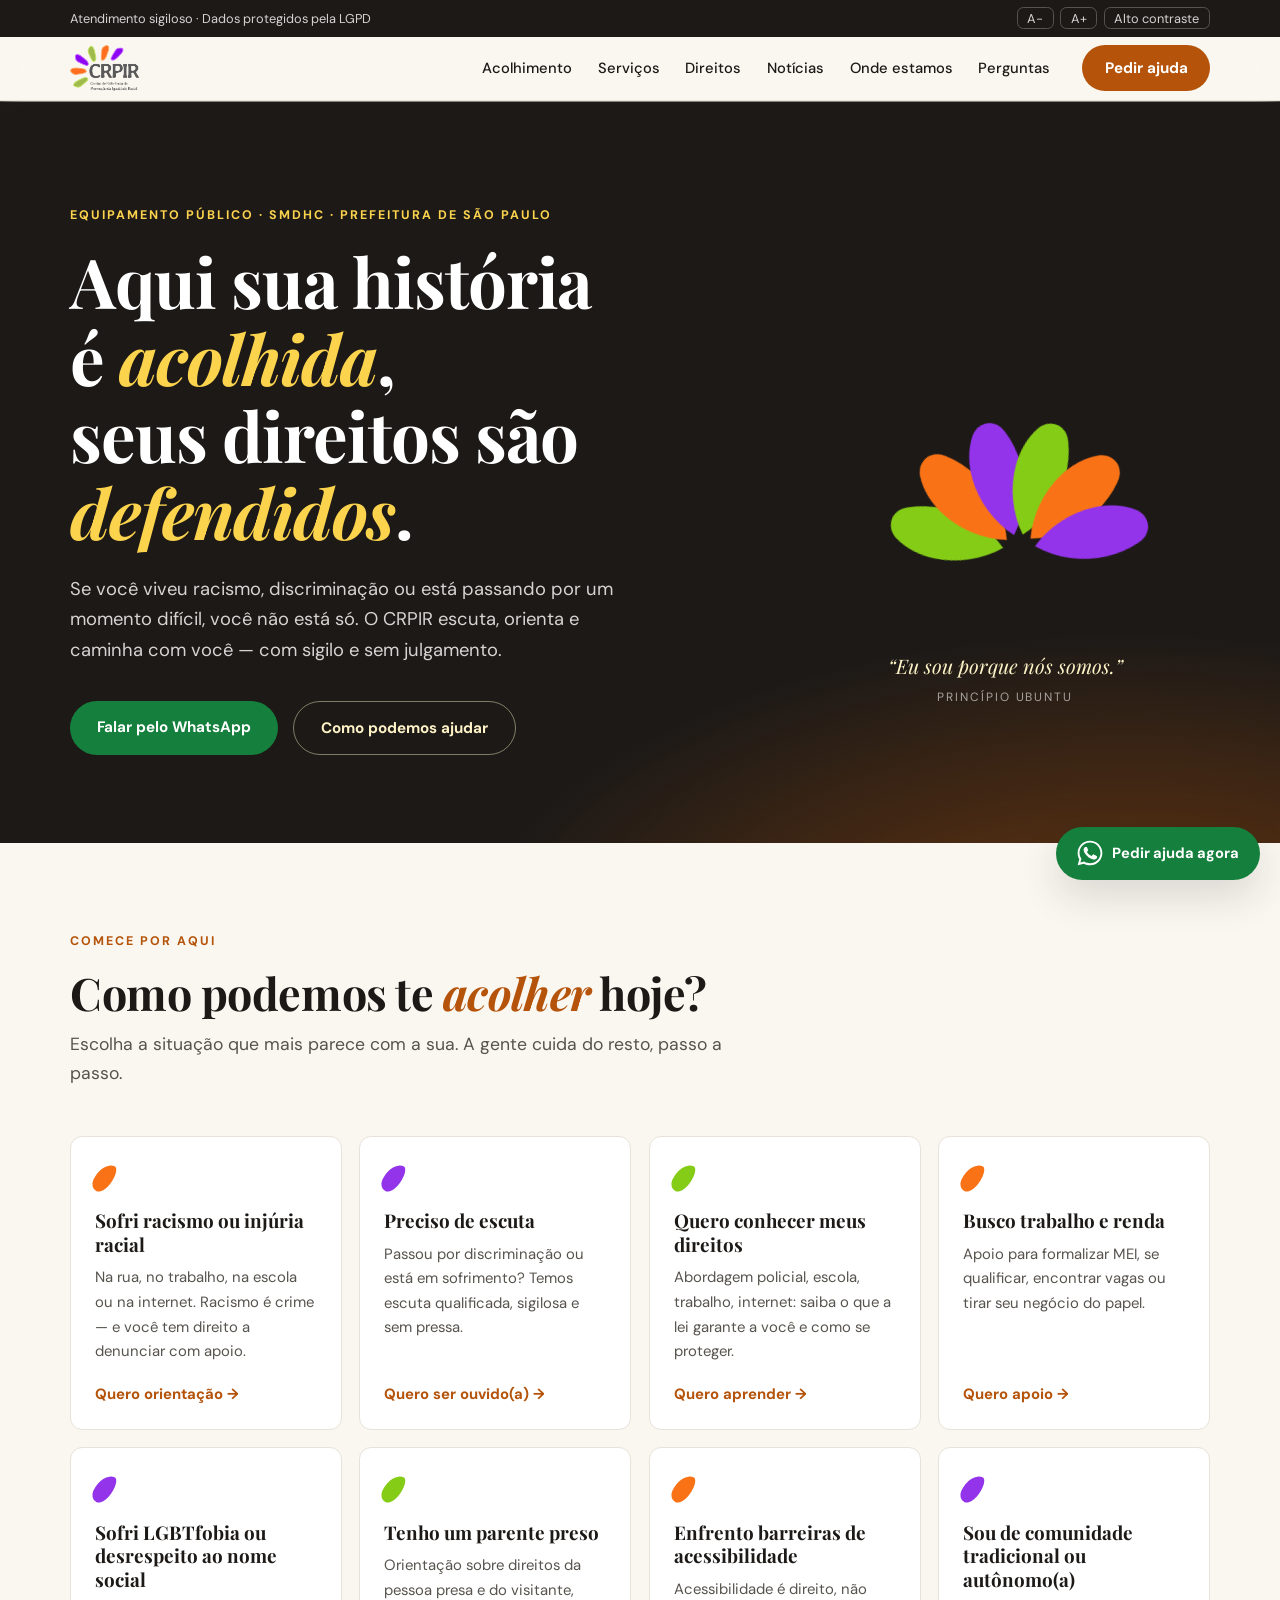
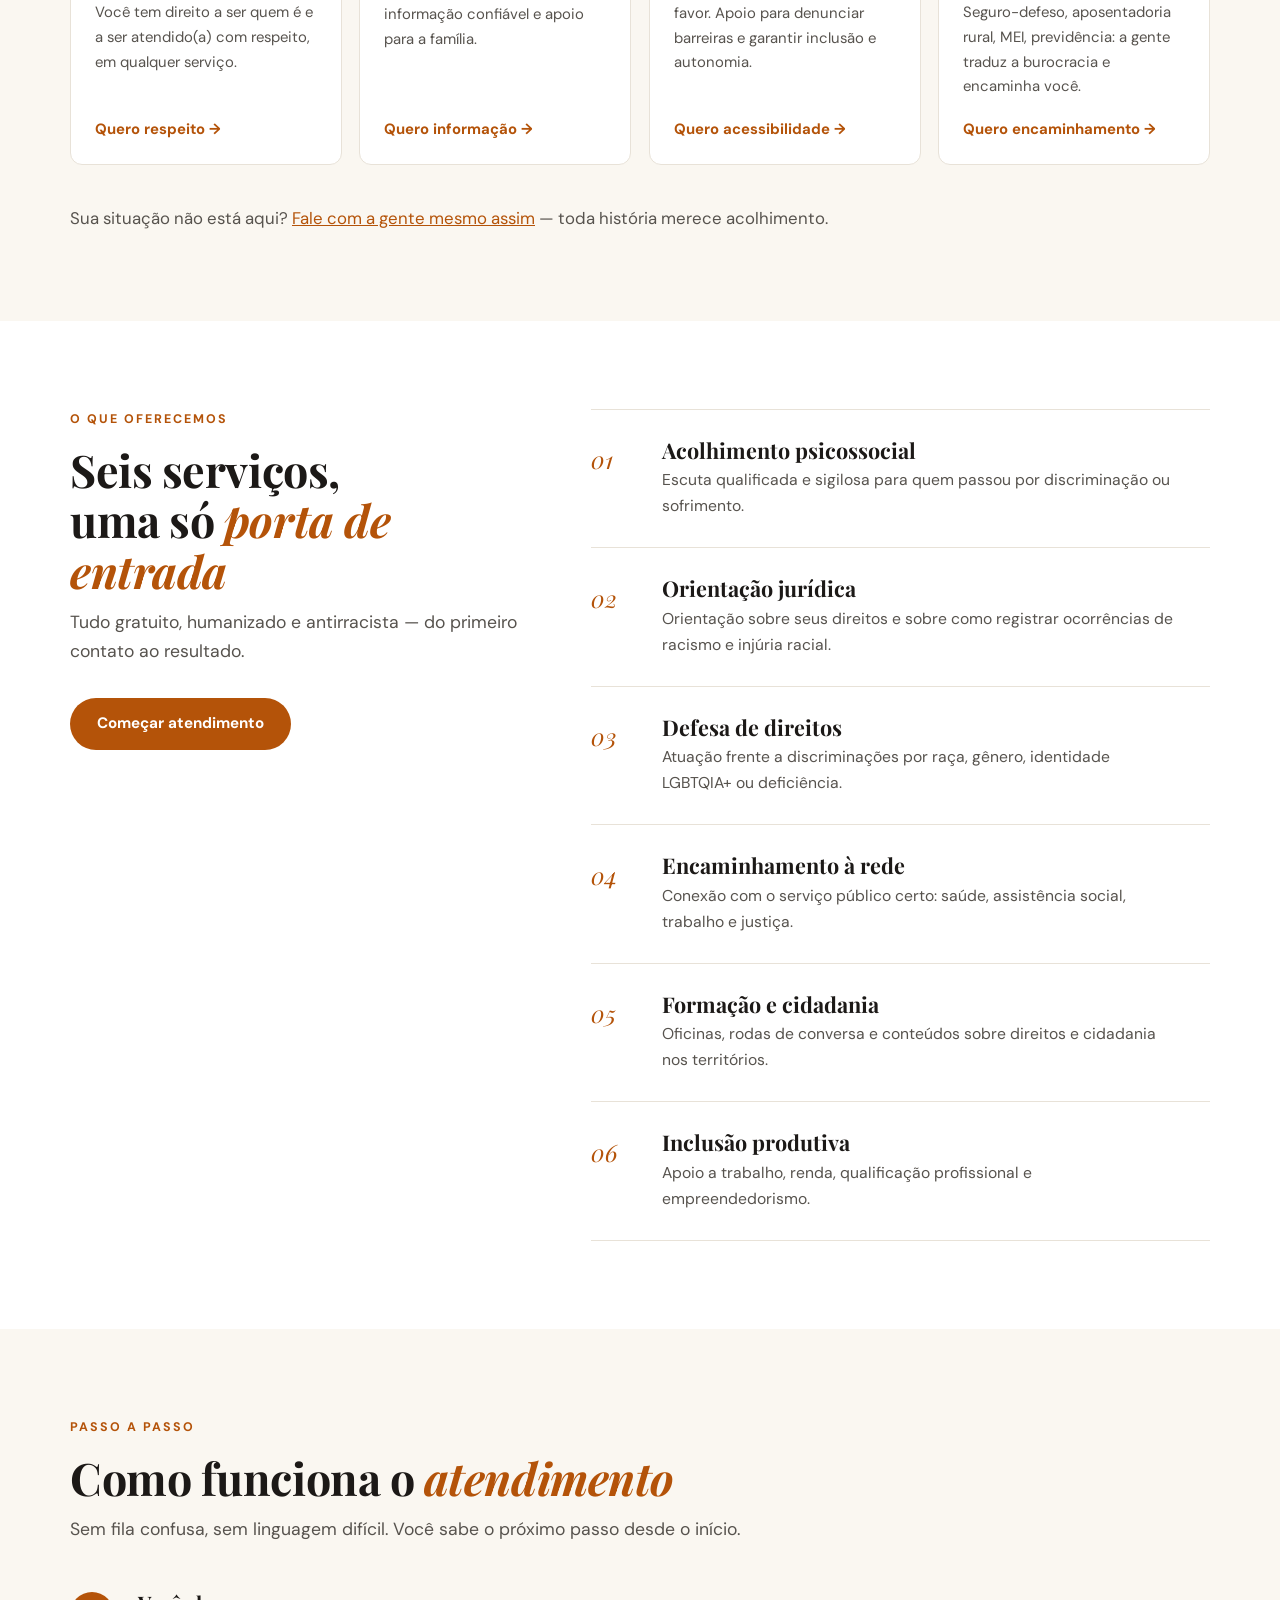
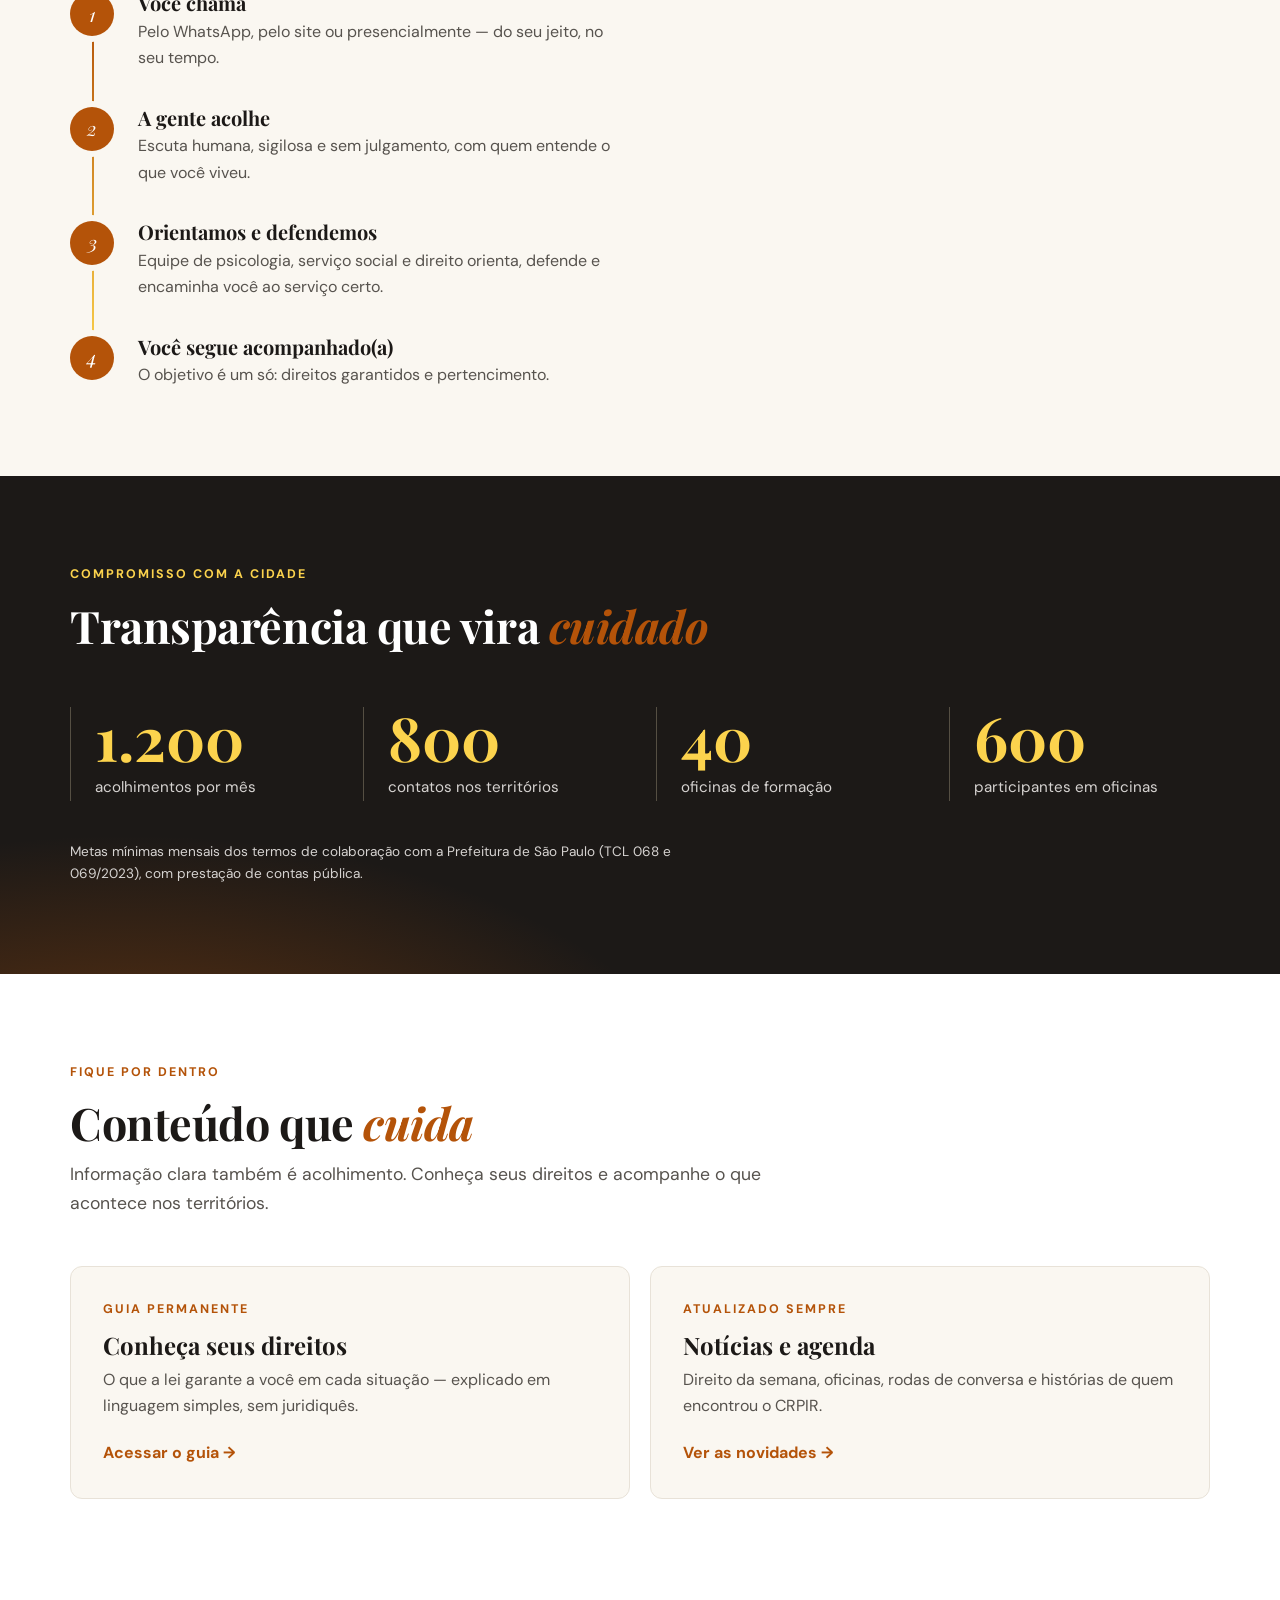
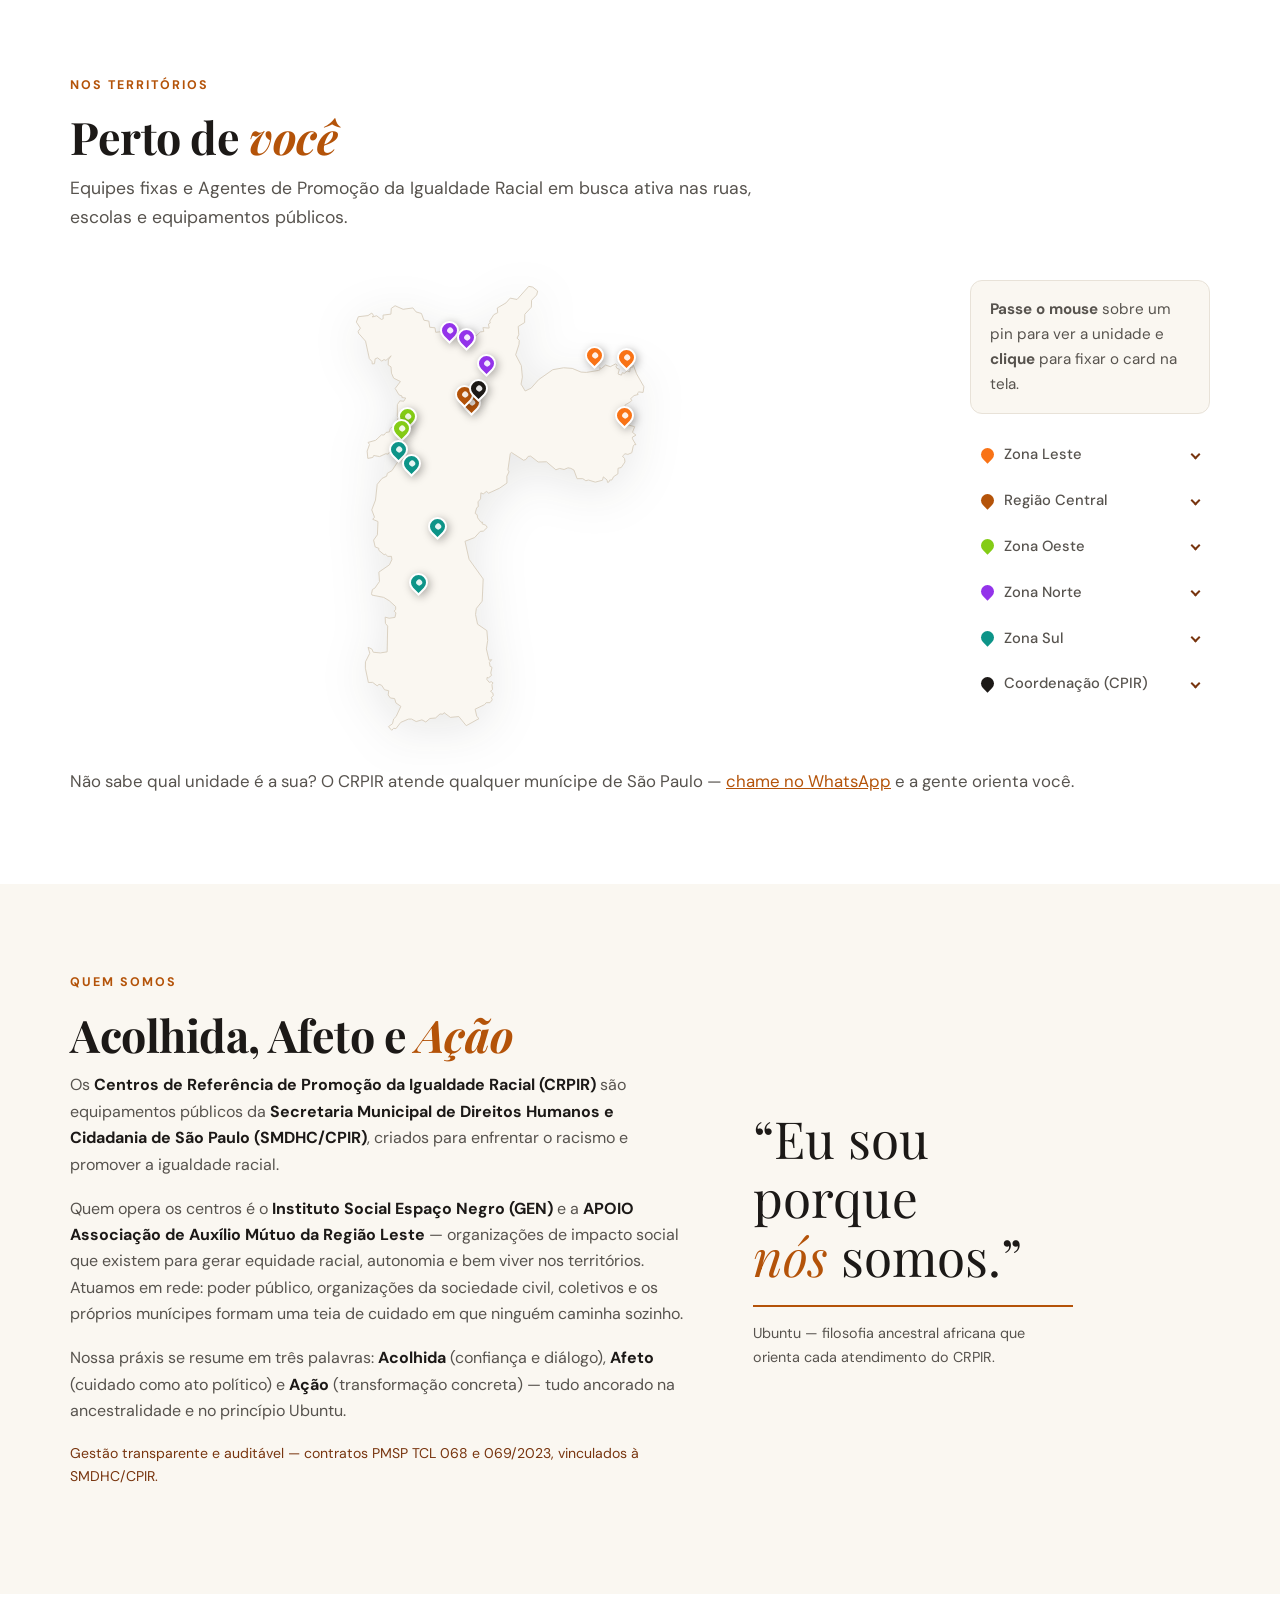
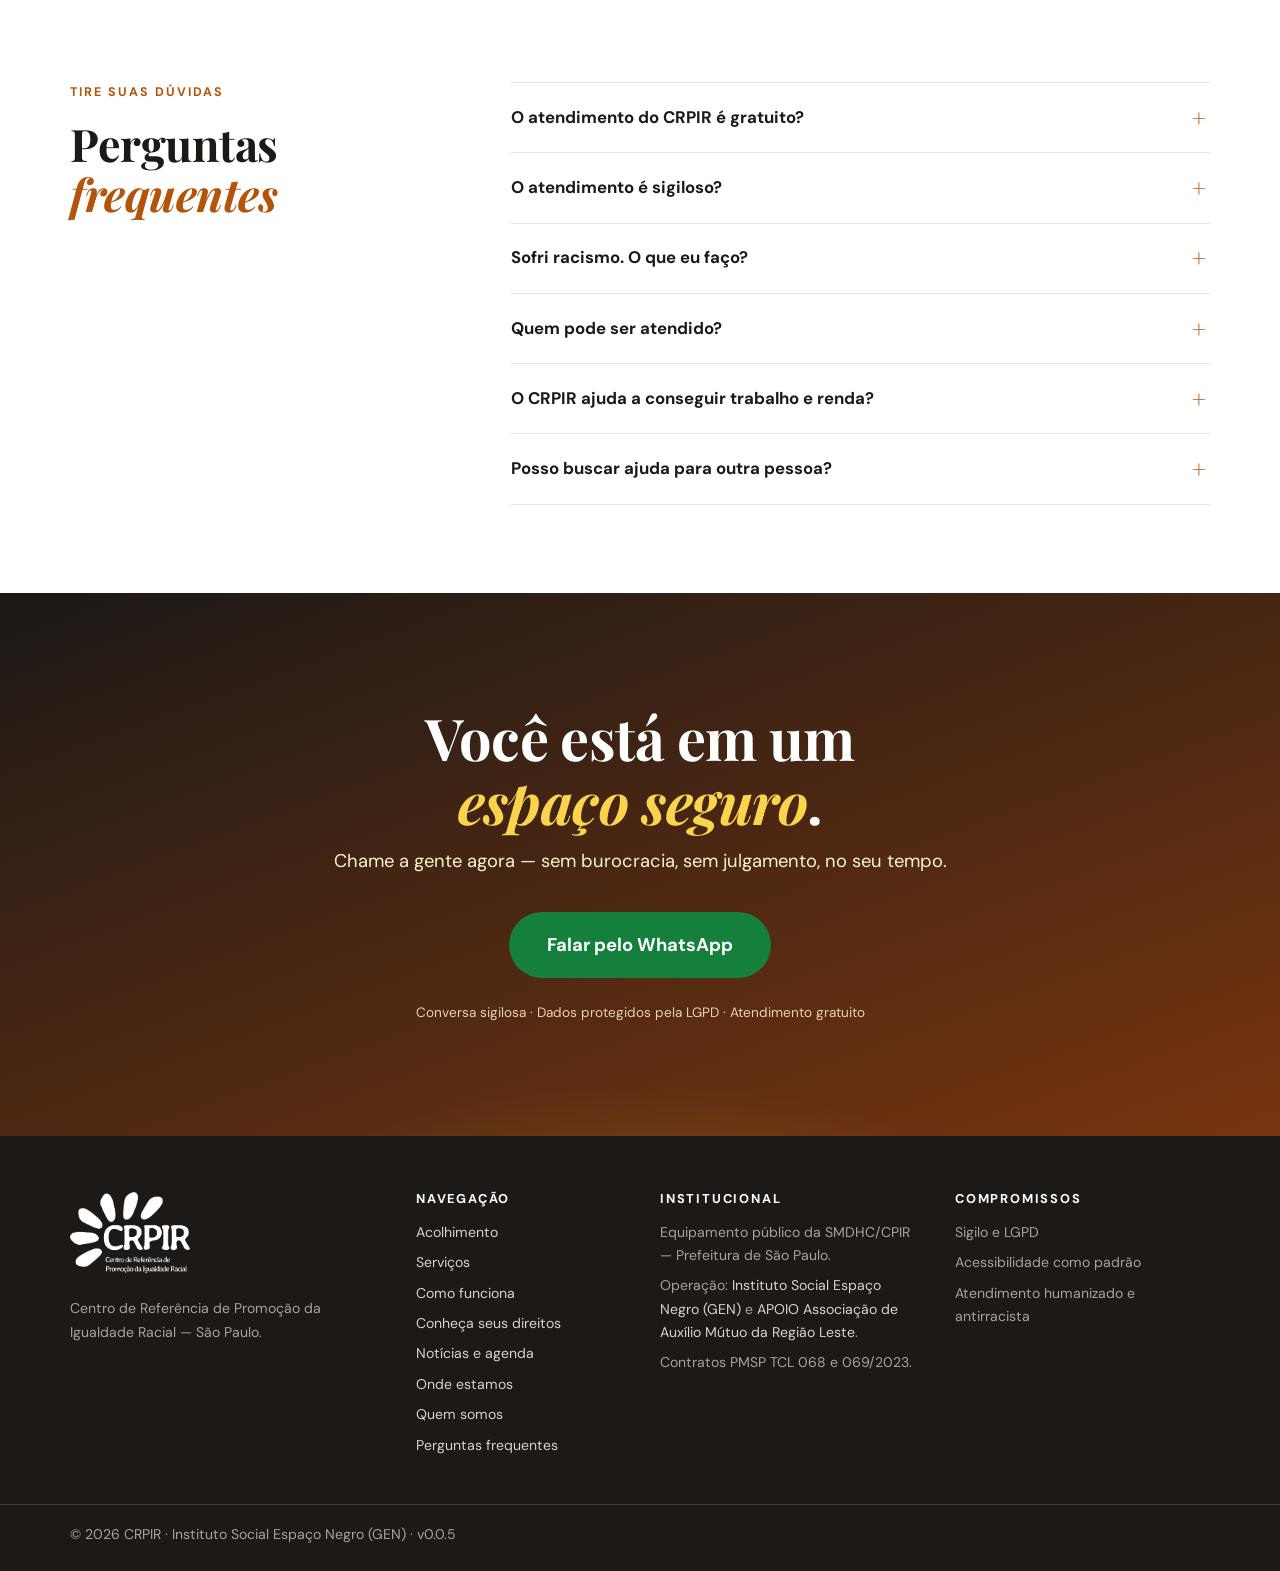
<file: index.html>
<!DOCTYPE html>
<html lang="pt-BR">
<head>
  <meta charset="UTF-8">
  <meta name="viewport" content="width=device-width, initial-scale=1.0">

  <!-- SEO básico -->
  <title>CRPIR São Paulo — Centro de Referência de Promoção da Igualdade Racial | Acolhimento gratuito e sigiloso</title>
  <meta name="description" content="Sofreu racismo, injúria racial ou discriminação? O CRPIR acolhe, orienta e defende seus direitos — de graça e com sigilo. Acolhimento psicossocial, orientação jurídica e apoio a trabalho e renda em São Paulo.">
  <meta name="keywords" content="CRPIR, igualdade racial, sofri racismo, denunciar racismo, injúria racial, discriminação, acolhimento psicossocial, orientação jurídica gratuita, direitos humanos São Paulo, SMDHC, nome social, LGBTfobia, inclusão produtiva">
  <meta name="robots" content="index, follow">
  <meta name="author" content="Instituto Social Espaço Negro (GEN) e APOIO Associação de Auxílio Mútuo da Região Leste">
  <link rel="canonical" href="https://crpir.com.br/">

  <!-- Open Graph (compartilhamento em redes e WhatsApp) -->
  <meta property="og:type" content="website">
  <meta property="og:locale" content="pt_BR">
  <meta property="og:title" content="CRPIR — Acolhida, Afeto e Ação. Seus direitos começam aqui.">
  <meta property="og:description" content="Sofreu racismo ou discriminação? Você não está só. O CRPIR acolhe, orienta e defende seus direitos — gratuito e sigiloso, em São Paulo.">
  <meta property="og:url" content="https://crpir.com.br/">
  <meta property="og:site_name" content="CRPIR São Paulo">
  <meta property="og:image" content="https://crpir.com.br/assets/logo-crpir.png">

  <!-- Twitter / X -->
  <meta name="twitter:card" content="summary_large_image">
  <meta name="twitter:title" content="CRPIR — Acolhida, Afeto e Ação. Seus direitos começam aqui.">
  <meta name="twitter:description" content="Acolhimento gratuito e sigiloso contra o racismo e a discriminação, em São Paulo.">
  <meta name="twitter:image" content="https://crpir.com.br/assets/logo-crpir.png">

  <link rel="icon" type="image/png" href="assets/logo-crpir.png">
  <meta name="theme-color" content="#1C1917">

  <!-- Tipografia da marca: Playfair Display (títulos) + DM Sans (corpo) -->
  <link rel="preconnect" href="https://fonts.googleapis.com">
  <link rel="preconnect" href="https://fonts.gstatic.com" crossorigin>
  <link href="https://fonts.googleapis.com/css2?family=Playfair+Display:ital,wght@0,600;0,700;0,800;1,600;1,700&family=DM+Sans:opsz,wght@9..40,400;9..40,500;9..40,700&display=swap" rel="stylesheet">

  <link rel="stylesheet" href="css/style.css">

  <!-- Dados estruturados: organização + serviços + FAQ -->
  <script type="application/ld+json">
  {
    "@context": "https://schema.org",
    "@graph": [
      {
        "@type": "GovernmentOrganization",
        "@id": "https://crpir.com.br/#org",
        "name": "CRPIR — Centro de Referência de Promoção da Igualdade Racial",
        "alternateName": "CRPIR São Paulo",
        "url": "https://crpir.com.br/",
        "logo": "https://crpir.com.br/assets/logo-crpir.png",
        "description": "Equipamento público da Secretaria Municipal de Direitos Humanos e Cidadania de São Paulo (SMDHC/CPIR), operado pelo Instituto Social Espaço Negro (GEN) e pela APOIO Associação de Auxílio Mútuo da Região Leste, voltado ao enfrentamento do racismo e à promoção da igualdade racial. Atendimento humanizado, sigiloso e antirracista.",
        "areaServed": {
          "@type": "City",
          "name": "São Paulo",
          "containedInPlace": { "@type": "State", "name": "São Paulo" }
        },
        "parentOrganization": [
          {
            "@type": "Organization",
            "name": "Instituto Social Espaço Negro (GEN)",
            "url": "https://www.grupoespaconegro.org.br/"
          },
          {
            "@type": "Organization",
            "name": "APOIO Associação de Auxílio Mútuo da Região Leste",
            "url": "https://www.apoio-sp.org.br/"
          }
        ],
        "knowsAbout": ["igualdade racial", "enfrentamento ao racismo", "direitos humanos", "acolhimento psicossocial", "orientação jurídica", "inclusão produtiva"]
      },
      {
        "@type": "GovernmentService",
        "name": "Acolhimento psicossocial",
        "serviceType": "Acolhimento psicossocial",
        "description": "Escuta qualificada e sigilosa para quem passou por discriminação ou sofrimento.",
        "provider": { "@id": "https://crpir.com.br/#org" },
        "areaServed": { "@type": "City", "name": "São Paulo" },
        "isAccessibleForFree": true
      },
      {
        "@type": "GovernmentService",
        "name": "Orientação jurídica",
        "serviceType": "Orientação jurídica gratuita",
        "description": "Orientação sobre direitos e sobre como registrar ocorrências de racismo, injúria racial e outras discriminações.",
        "provider": { "@id": "https://crpir.com.br/#org" },
        "areaServed": { "@type": "City", "name": "São Paulo" },
        "isAccessibleForFree": true
      },
      {
        "@type": "GovernmentService",
        "name": "Defesa de direitos",
        "serviceType": "Defesa de direitos",
        "description": "Atuação frente a discriminações por raça, gênero, identidade LGBTQIA+ e deficiência.",
        "provider": { "@id": "https://crpir.com.br/#org" },
        "areaServed": { "@type": "City", "name": "São Paulo" },
        "isAccessibleForFree": true
      },
      {
        "@type": "GovernmentService",
        "name": "Inclusão produtiva",
        "serviceType": "Apoio a trabalho e renda",
        "description": "Apoio a trabalho, renda, qualificação profissional e empreendedorismo.",
        "provider": { "@id": "https://crpir.com.br/#org" },
        "areaServed": { "@type": "City", "name": "São Paulo" },
        "isAccessibleForFree": true
      },
      {
        "@type": "FAQPage",
        "mainEntity": [
          {
            "@type": "Question",
            "name": "O atendimento do CRPIR é gratuito?",
            "acceptedAnswer": {
              "@type": "Answer",
              "text": "Sim. O CRPIR é um equipamento público da Prefeitura de São Paulo e todos os serviços são gratuitos: acolhimento psicossocial, orientação jurídica, defesa de direitos, encaminhamentos, formação e apoio a trabalho e renda."
            }
          },
          {
            "@type": "Question",
            "name": "O atendimento é sigiloso?",
            "acceptedAnswer": {
              "@type": "Answer",
              "text": "Sim. Sua história fica protegida. O atendimento é sigiloso e seus dados são tratados conforme a LGPD (Lei Geral de Proteção de Dados). Nada é compartilhado sem o seu consentimento."
            }
          },
          {
            "@type": "Question",
            "name": "Sofri racismo. O que eu faço?",
            "acceptedAnswer": {
              "@type": "Answer",
              "text": "Procure o CRPIR pelo WhatsApp ou presencialmente. Você será acolhido com escuta sigilosa, receberá orientação jurídica sobre como registrar a ocorrência e, se quiser, acompanhamento em cada passo."
            }
          },
          {
            "@type": "Question",
            "name": "Quem pode ser atendido pelo CRPIR?",
            "acceptedAnswer": {
              "@type": "Answer",
              "text": "Qualquer munícipe de São Paulo. O CRPIR prioriza a população negra e grupos historicamente excluídos, e também acolhe pessoas LGBTQIA+, pessoas com deficiência, trabalhadores informais, comunidades tradicionais, jovens e familiares de pessoas presas."
            }
          },
          {
            "@type": "Question",
            "name": "O CRPIR ajuda a conseguir trabalho e renda?",
            "acceptedAnswer": {
              "@type": "Answer",
              "text": "Sim. O serviço de inclusão produtiva apoia formalização como MEI, qualificação profissional, acesso a vagas de emprego e empreendedorismo."
            }
          },
          {
            "@type": "Question",
            "name": "Posso buscar ajuda para outra pessoa?",
            "acceptedAnswer": {
              "@type": "Answer",
              "text": "Pode. Familiares, amigos, educadores e profissionais da rede podem procurar o CRPIR para orientar alguém que precisa de acolhimento."
            }
          }
        ]
      }
    ]
  }
  </script>
</head>
<body>
  <a class="pular-conteudo" href="#conteudo">Pular para o conteúdo</a>

  <!-- Barra de acessibilidade -->
  <div class="barra-topo" role="region" aria-label="Opções de acessibilidade">
    <div class="container barra-topo__inner">
      <span class="barra-topo__selo">Atendimento sigiloso · Dados protegidos pela LGPD</span>
      <div class="barra-topo__botoes">
        <button type="button" id="btn-fonte-menos" aria-label="Diminuir tamanho da letra">A−</button>
        <button type="button" id="btn-fonte-mais" aria-label="Aumentar tamanho da letra">A+</button>
        <button type="button" id="btn-contraste" aria-pressed="false" aria-label="Ativar alto contraste">Alto contraste</button>
      </div>
    </div>
  </div>

  <!-- Cabeçalho -->
  <header class="cabecalho" id="inicio">
    <div class="container cabecalho__inner">
      <a href="#inicio" class="cabecalho__marca" aria-label="CRPIR — Página inicial">
        <img src="assets/logo-crpir.png" alt="Logotipo do CRPIR — Centro de Referência de Promoção da Igualdade Racial" width="69" height="46">
      </a>
      <nav class="cabecalho__nav" id="menu-principal" aria-label="Navegação principal">
        <ul>
          <li><a href="#acolhimento">Acolhimento</a></li>
          <li><a href="#servicos">Serviços</a></li>
          <li><a href="direitos.html">Direitos</a></li>
          <li><a href="noticias.html">Notícias</a></li>
          <li><a href="#onde-estamos">Onde estamos</a></li>
          <li><a href="#perguntas">Perguntas</a></li>
        </ul>
      </nav>
      <a class="botao botao--primario cabecalho__cta" href="#pedir-ajuda">Pedir ajuda</a>
      <button class="cabecalho__menu-btn" type="button" aria-expanded="false" aria-controls="menu-principal" aria-label="Abrir menu">
        <span></span><span></span>
      </button>
    </div>
  </header>

  <main id="conteudo">

    <!-- Hero -->
    <section class="hero" aria-labelledby="hero-titulo">
      <div class="container hero__inner">
        <div class="hero__conteudo">
          <p class="rotulo rotulo--claro">Equipamento público · SMDHC · Prefeitura de São Paulo</p>
          <h1 id="hero-titulo">
            Aqui sua história<br>
            é <em>acolhida</em>,<br>
            seus direitos são <em>defendidos</em>.
          </h1>
          <p class="hero__texto">
            Se você viveu racismo, discriminação ou está passando por um momento difícil,
            você não está só. O CRPIR escuta, orienta e caminha com você — com sigilo
            e sem julgamento.
          </p>
          <div class="hero__acoes">
            <a class="botao botao--whatsapp" href="https://wa.me/5511964238595?text=Ol%C3%A1%2C%20preciso%20de%20acolhimento%20do%20CRPIR." rel="noopener" target="_blank">Falar pelo WhatsApp</a>
            <a class="botao botao--fantasma" href="#acolhimento">Como podemos ajudar</a>
          </div>
        </div>
        <div class="hero__petalas" aria-hidden="true">
          <svg viewBox="0 0 420 420" xmlns="http://www.w3.org/2000/svg">
            <g transform="translate(225 330)">
              <path class="petala petala--verde p1" transform="rotate(-78) translate(0 -18)" d="M0 0 C-30 -34 -36 -86 -14 -118 C-4 -132 16 -130 22 -112 C36 -76 28 -30 0 0 Z"/>
              <path class="petala petala--laranja p2" transform="rotate(-47) translate(0 -18)" d="M0 0 C-30 -34 -36 -86 -14 -118 C-4 -132 16 -130 22 -112 C36 -76 28 -30 0 0 Z"/>
              <path class="petala petala--roxa p3" transform="rotate(-16) translate(0 -18)" d="M0 0 C-30 -34 -36 -86 -14 -118 C-4 -132 16 -130 22 -112 C36 -76 28 -30 0 0 Z"/>
              <path class="petala petala--verde p4" transform="rotate(15) translate(0 -18)" d="M0 0 C-30 -34 -36 -86 -14 -118 C-4 -132 16 -130 22 -112 C36 -76 28 -30 0 0 Z"/>
              <path class="petala petala--laranja p5" transform="rotate(46) translate(0 -18)" d="M0 0 C-30 -34 -36 -86 -14 -118 C-4 -132 16 -130 22 -112 C36 -76 28 -30 0 0 Z"/>
              <path class="petala petala--roxa p6" transform="rotate(77) translate(0 -18)" d="M0 0 C-30 -34 -36 -86 -14 -118 C-4 -132 16 -130 22 -112 C36 -76 28 -30 0 0 Z"/>
            </g>
          </svg>
          <p class="hero__ubuntu">“Eu sou porque nós somos.”<span>princípio Ubuntu</span></p>
        </div>
      </div>
    </section>

    <!-- Cards de situação -->
    <section class="situacoes" id="acolhimento" aria-labelledby="situacoes-titulo">
      <div class="container">
        <div class="secao-cabeca" data-reveal>
          <p class="rotulo">Comece por aqui</p>
          <h2 id="situacoes-titulo">Como podemos te <em>acolher</em> hoje?</h2>
          <p class="secao-subtitulo">Escolha a situação que mais parece com a sua. A gente cuida do resto, passo a passo.</p>
        </div>
        <ul class="situacoes__grade">
          <li class="cartao-situacao" data-reveal>
            <span class="cartao-situacao__petala cartao-situacao__petala--laranja" aria-hidden="true"></span>
            <h3>Sofri racismo ou injúria racial</h3>
            <p>Na rua, no trabalho, na escola ou na internet. Racismo é crime — e você tem direito a denunciar com apoio.</p>
            <a href="#pedir-ajuda" class="cartao-situacao__link">Quero orientação</a>
          </li>
          <li class="cartao-situacao" data-reveal>
            <span class="cartao-situacao__petala cartao-situacao__petala--roxa" aria-hidden="true"></span>
            <h3>Preciso de escuta</h3>
            <p>Passou por discriminação ou está em sofrimento? Temos escuta qualificada, sigilosa e sem pressa.</p>
            <a href="#pedir-ajuda" class="cartao-situacao__link">Quero ser ouvido(a)</a>
          </li>
          <li class="cartao-situacao" data-reveal>
            <span class="cartao-situacao__petala cartao-situacao__petala--verde" aria-hidden="true"></span>
            <h3>Quero conhecer meus direitos</h3>
            <p>Abordagem policial, escola, trabalho, internet: saiba o que a lei garante a você e como se proteger.</p>
            <a href="#pedir-ajuda" class="cartao-situacao__link">Quero aprender</a>
          </li>
          <li class="cartao-situacao" data-reveal>
            <span class="cartao-situacao__petala cartao-situacao__petala--laranja" aria-hidden="true"></span>
            <h3>Busco trabalho e renda</h3>
            <p>Apoio para formalizar MEI, se qualificar, encontrar vagas ou tirar seu negócio do papel.</p>
            <a href="#pedir-ajuda" class="cartao-situacao__link">Quero apoio</a>
          </li>
          <li class="cartao-situacao" data-reveal>
            <span class="cartao-situacao__petala cartao-situacao__petala--roxa" aria-hidden="true"></span>
            <h3>Sofri LGBTfobia ou desrespeito ao nome social</h3>
            <p>Você tem direito a ser quem é e a ser atendido(a) com respeito, em qualquer serviço.</p>
            <a href="#pedir-ajuda" class="cartao-situacao__link">Quero respeito</a>
          </li>
          <li class="cartao-situacao" data-reveal>
            <span class="cartao-situacao__petala cartao-situacao__petala--verde" aria-hidden="true"></span>
            <h3>Tenho um parente preso</h3>
            <p>Orientação sobre direitos da pessoa presa e do visitante, informação confiável e apoio para a família.</p>
            <a href="#pedir-ajuda" class="cartao-situacao__link">Quero informação</a>
          </li>
          <li class="cartao-situacao" data-reveal>
            <span class="cartao-situacao__petala cartao-situacao__petala--laranja" aria-hidden="true"></span>
            <h3>Enfrento barreiras de acessibilidade</h3>
            <p>Acessibilidade é direito, não favor. Apoio para denunciar barreiras e garantir inclusão e autonomia.</p>
            <a href="#pedir-ajuda" class="cartao-situacao__link">Quero acessibilidade</a>
          </li>
          <li class="cartao-situacao" data-reveal>
            <span class="cartao-situacao__petala cartao-situacao__petala--roxa" aria-hidden="true"></span>
            <h3>Sou de comunidade tradicional ou autônomo(a)</h3>
            <p>Seguro-defeso, aposentadoria rural, MEI, previdência: a gente traduz a burocracia e encaminha você.</p>
            <a href="#pedir-ajuda" class="cartao-situacao__link">Quero encaminhamento</a>
          </li>
        </ul>
        <p class="situacoes__outro" data-reveal>Sua situação não está aqui? <a href="#pedir-ajuda">Fale com a gente mesmo assim</a> — toda história merece acolhimento.</p>
      </div>
    </section>

    <!-- Serviços -->
    <section class="servicos" id="servicos" aria-labelledby="servicos-titulo">
      <div class="container servicos__inner">
        <div class="servicos__intro" data-reveal>
          <p class="rotulo">O que oferecemos</p>
          <h2 id="servicos-titulo">Seis serviços,<br>uma só <em>porta de entrada</em></h2>
          <p class="secao-subtitulo">Tudo gratuito, humanizado e antirracista — do primeiro contato ao resultado.</p>
          <a class="botao botao--primario" href="#pedir-ajuda">Começar atendimento</a>
        </div>
        <ol class="servicos__lista">
          <li data-reveal>
            <h3>Acolhimento psicossocial</h3>
            <p>Escuta qualificada e sigilosa para quem passou por discriminação ou sofrimento.</p>
          </li>
          <li data-reveal>
            <h3>Orientação jurídica</h3>
            <p>Orientação sobre seus direitos e sobre como registrar ocorrências de racismo e injúria racial.</p>
          </li>
          <li data-reveal>
            <h3>Defesa de direitos</h3>
            <p>Atuação frente a discriminações por raça, gênero, identidade LGBTQIA+ ou deficiência.</p>
          </li>
          <li data-reveal>
            <h3>Encaminhamento à rede</h3>
            <p>Conexão com o serviço público certo: saúde, assistência social, trabalho e justiça.</p>
          </li>
          <li data-reveal>
            <h3>Formação e cidadania</h3>
            <p>Oficinas, rodas de conversa e conteúdos sobre direitos e cidadania nos territórios.</p>
          </li>
          <li data-reveal>
            <h3>Inclusão produtiva</h3>
            <p>Apoio a trabalho, renda, qualificação profissional e empreendedorismo.</p>
          </li>
        </ol>
      </div>
    </section>

    <!-- Como funciona -->
    <section class="jornada" id="como-funciona" aria-labelledby="jornada-titulo">
      <div class="container">
        <div class="secao-cabeca" data-reveal>
          <p class="rotulo">Passo a passo</p>
          <h2 id="jornada-titulo">Como funciona o <em>atendimento</em></h2>
          <p class="secao-subtitulo">Sem fila confusa, sem linguagem difícil. Você sabe o próximo passo desde o início.</p>
        </div>
        <ol class="jornada__passos">
          <li class="passo" data-reveal>
            <span class="passo__numero" aria-hidden="true">1</span>
            <div>
              <h3>Você chama</h3>
              <p>Pelo WhatsApp, pelo site ou presencialmente — do seu jeito, no seu tempo.</p>
            </div>
          </li>
          <li class="passo" data-reveal>
            <span class="passo__numero" aria-hidden="true">2</span>
            <div>
              <h3>A gente acolhe</h3>
              <p>Escuta humana, sigilosa e sem julgamento, com quem entende o que você viveu.</p>
            </div>
          </li>
          <li class="passo" data-reveal>
            <span class="passo__numero" aria-hidden="true">3</span>
            <div>
              <h3>Orientamos e defendemos</h3>
              <p>Equipe de psicologia, serviço social e direito orienta, defende e encaminha você ao serviço certo.</p>
            </div>
          </li>
          <li class="passo" data-reveal>
            <span class="passo__numero" aria-hidden="true">4</span>
            <div>
              <h3>Você segue acompanhado(a)</h3>
              <p>O objetivo é um só: direitos garantidos e pertencimento.</p>
            </div>
          </li>
        </ol>
      </div>
    </section>

    <!-- Faixa de impacto -->
    <section class="impacto" aria-labelledby="impacto-titulo">
      <div class="container">
        <div class="secao-cabeca" data-reveal>
          <p class="rotulo rotulo--claro">Compromisso com a cidade</p>
          <h2 id="impacto-titulo" class="impacto__titulo">Transparência que vira <em>cuidado</em></h2>
        </div>
        <ul class="impacto__numeros">
          <li data-reveal><strong>1.200</strong><span>acolhimentos por mês</span></li>
          <li data-reveal><strong>800</strong><span>contatos nos territórios</span></li>
          <li data-reveal><strong>40</strong><span>oficinas de formação</span></li>
          <li data-reveal><strong>600</strong><span>participantes em oficinas</span></li>
        </ul>
        <p class="impacto__nota" data-reveal>Metas mínimas mensais dos termos de colaboração com a Prefeitura de São Paulo (TCL 068 e 069/2023), com prestação de contas pública.</p>
      </div>
    </section>

    <!-- Conteúdo que cuida: Notícias e Direitos -->
    <section class="conteudos" id="conteudos" aria-labelledby="conteudos-titulo">
      <div class="container">
        <div class="secao-cabeca" data-reveal>
          <p class="rotulo">Fique por dentro</p>
          <h2 id="conteudos-titulo">Conteúdo que <em>cuida</em></h2>
          <p class="secao-subtitulo">Informação clara também é acolhimento. Conheça seus direitos e acompanhe o que acontece nos territórios.</p>
        </div>
        <div class="conteudos__grade">
          <a class="cartao-conteudo" href="direitos.html" data-reveal>
            <p class="rotulo">Guia permanente</p>
            <h3>Conheça seus direitos</h3>
            <p>O que a lei garante a você em cada situação — explicado em linguagem simples, sem juridiquês.</p>
            <span class="cartao-conteudo__link">Acessar o guia</span>
          </a>
          <a class="cartao-conteudo" href="noticias.html" data-reveal>
            <p class="rotulo">Atualizado sempre</p>
            <h3>Notícias e agenda</h3>
            <p>Direito da semana, oficinas, rodas de conversa e histórias de quem encontrou o CRPIR.</p>
            <span class="cartao-conteudo__link">Ver as novidades</span>
          </a>
        </div>
      </div>
    </section>

    <!-- Onde estamos -->
    <section class="territorios" id="onde-estamos" aria-labelledby="territorios-titulo">
      <div class="container">
        <div class="secao-cabeca" data-reveal>
          <p class="rotulo">Nos territórios</p>
          <h2 id="territorios-titulo">Perto de <em>você</em></h2>
          <p class="secao-subtitulo">Equipes fixas e Agentes de Promoção da Igualdade Racial em busca ativa nas ruas, escolas e equipamentos públicos.</p>
        </div>
        <div class="mapa-unidades">
          <div class="mapa-unidades__cena" id="mapa-cena">
            <svg class="mapa-sp" viewBox="0 0 473 720" role="img" aria-label="Mapa do município de São Paulo com a localização aproximada das unidades do CRPIR">
              <path class="mapa-sp__contorno" d="M220.7 666.4 224.3 661.9 222.9 658.4 225.9 655.1 225.2 651.3 221.5 648.5 224.7 645.7 223.8 638.0 225.4 635.2 222.8 633.3 219.6 634.5 215.8 629.7 216.3 626.5 218.2 627.3 223.2 623.4 221.9 619.7 223.9 610.7 220.9 609.1 219.8 603.0 223.3 598.6 219.3 599.5 215.0 581.6 217.1 568.2 215.8 552.8 201.1 542.7 197.9 527.6 199.2 517.9 208.4 506.4 210.0 471.4 187.7 440.3 181.3 412.0 196.5 406.1 205.3 396.4 210.3 395.9 216.3 390.2 214.2 386.7 208.4 384.5 208.8 381.6 206.5 382.0 201.2 375.0 200.4 370.0 197.3 368.1 199.7 359.1 202.3 357.3 201.8 349.8 205.8 345.1 206.4 335.5 210.0 337.3 215.5 333.1 218.2 336.3 235.7 328.3 247.5 320.1 247.3 309.4 250.7 302.5 249.0 299.4 252.7 273.6 254.5 271.9 273.7 284.2 277.3 283.0 280.9 278.1 284.8 277.7 296.8 287.0 309.7 286.6 324.6 299.2 330.6 297.1 337.5 298.8 343.7 296.1 348.2 297.0 353.1 299.7 358.0 313.2 367.0 313.2 371.8 316.5 376.0 315.4 386.7 318.7 398.1 315.7 399.4 310.4 405.2 315.2 406.1 319.1 408.3 318.5 409.3 315.6 413.1 315.1 415.5 310.2 422.4 305.7 422.6 296.9 427.7 295.6 433.5 286.9 432.9 281.5 429.6 277.8 433.6 273.9 438.1 275.0 444.3 272.3 446.6 261.8 448.7 259.1 450.9 259.9 445.3 250.4 445.3 247.7 450.9 244.6 445.3 240.2 448.8 231.3 438.0 228.3 433.9 218.8 441.1 213.2 433.4 197.3 442.1 192.1 444.5 189.6 442.2 187.4 447.9 182.2 454.2 180.6 453.3 178.2 455.4 176.4 462.1 177.3 463.4 168.3 451.8 147.9 446.8 134.2 445.2 137.9 442.1 137.0 441.0 144.8 437.0 143.3 432.4 147.2 429.3 146.1 428.0 150.0 422.6 148.2 424.7 140.7 421.1 139.4 419.5 136.4 421.4 134.3 418.6 132.4 410.4 136.7 403.0 134.1 396.3 139.7 393.7 138.1 394.4 141.2 392.1 142.5 372.8 145.7 364.3 145.2 350.4 139.4 336.8 138.4 319.8 141.4 297.4 157.1 285.6 170.5 276.2 175.0 269.7 164.2 271.8 153.1 270.1 135.0 261.2 117.9 266.5 101.4 266.9 95.1 263.4 91.6 266.1 86.2 265.2 73.3 275.3 67.1 275.6 54.0 285.9 42.9 286.3 31.9 294.3 23.6 295.9 17.4 288.1 11.2 281.9 10.0 263.4 30.7 252.5 28.6 246.0 36.1 232.2 44.1 232.9 51.5 226.7 54.7 220.3 64.8 221.2 67.8 218.3 69.4 219.4 75.8 209.6 75.1 211.0 81.2 205.5 81.9 198.7 88.3 194.5 86.1 176.3 89.6 163.8 76.8 161.1 77.4 155.9 73.6 149.1 77.5 147.3 85.8 142.3 81.6 135.1 82.5 134.0 75.4 125.7 74.5 124.3 64.8 116.5 63.4 112.7 52.8 104.1 50.3 99.2 44.0 83.8 46.2 71.1 40.6 65.1 44.7 64.5 53.8 52.1 55.4 52.3 61.2 49.5 62.2 42.0 56.4 35.2 58.3 37.0 55.7 34.4 52.1 28.4 56.1 13.1 57.9 10.0 66.4 16.4 76.0 12.9 80.9 13.5 84.0 24.5 96.4 30.5 123.9 34.8 128.7 35.1 132.4 38.6 131.9 39.7 124.3 43.6 122.8 50.1 127.9 53.7 125.4 56.6 126.8 64.9 119.5 60.5 126.0 60.2 133.9 64.7 137.0 65.4 146.9 68.9 154.8 79.5 160.1 71.2 171.0 77.3 181.1 82.0 182.9 81.9 185.3 87.9 186.1 84.8 191.1 78.6 190.6 74.7 196.4 74.6 213.9 76.3 216.8 70.0 232.2 66.3 231.7 63.4 234.1 62.2 239.4 56.8 240.4 53.7 244.4 49.5 244.2 40.5 252.7 28.5 256.1 30.7 259.4 27.0 269.8 28.1 281.3 35.9 279.8 37.3 276.7 46.6 278.4 56.4 273.9 60.1 274.6 61.3 272.2 71.9 269.4 74.4 266.1 77.0 271.0 85.1 276.9 82.5 282.8 74.8 287.5 66.1 300.6 58.9 304.8 57.8 309.3 50.6 312.8 42.9 322.2 40.2 347.0 34.3 362.5 38.7 374.0 35.8 377.3 44.1 380.8 43.2 401.8 37.2 410.1 39.7 420.9 45.5 423.1 45.3 426.1 54.0 433.3 55.4 431.9 59.7 435.8 65.4 435.7 66.0 441.0 62.1 449.2 45.5 460.6 46.5 475.4 39.1 485.9 35.4 487.9 33.9 494.7 34.7 496.8 53.1 500.4 61.9 505.7 71.9 514.8 72.1 519.1 69.6 522.1 72.5 524.8 70.9 532.0 61.8 533.3 55.5 531.6 55.9 541.4 59.4 545.7 58.6 586.3 47.9 588.0 36.7 586.9 34.4 581.8 28.5 579.1 31.2 588.5 24.4 602.0 24.2 612.0 29.0 634.6 35.7 634.4 42.8 639.9 45.8 637.5 49.9 639.0 54.5 646.0 61.1 647.6 60.2 654.2 63.7 659.1 70.3 659.9 72.5 666.9 80.2 672.2 72.8 688.1 68.8 692.1 67.0 699.7 60.6 704.2 65.8 710.0 68.8 706.8 72.4 707.4 80.0 697.5 92.1 692.3 97.1 692.3 104.3 696.2 113.4 693.5 119.5 696.9 126.1 691.3 134.8 690.6 141.9 684.2 146.4 684.6 148.3 682.1 158.3 689.6 171.6 688.3 183.3 702.7 203.4 691.5 199.9 688.1 197.3 676.6 212.2 669.5 214.7 666.4 220.7 666.4Z"/>
            </svg>
          <button type="button" class="mapa-marcador" data-unidade="unidade-cidade-tiradentes" data-regiao="leste" style="--mx:91.5%; --my:35.0%" aria-label="CRPIR Cidade Tiradentes" aria-expanded="false"><span class="mapa-marcador__pino" aria-hidden="true"></span></button>
          <button type="button" class="mapa-marcador" data-unidade="unidade-itaim-paulista" data-regiao="leste" style="--mx:92.1%; --my:22.4%" aria-label="CRPIR Itaim Paulista" aria-expanded="false"><span class="mapa-marcador__pino" aria-hidden="true"></span></button>
          <button type="button" class="mapa-marcador" data-unidade="unidade-sao-miguel" data-regiao="leste" style="--mx:81.5%; --my:21.9%" aria-label="CRPIR São Miguel Paulista" aria-expanded="false"><span class="mapa-marcador__pino" aria-hidden="true"></span></button>
          <button type="button" class="mapa-marcador" data-unidade="unidade-centro" data-regiao="central" style="--mx:40.6%; --my:32.3%" aria-label="CRPIR Centro" aria-expanded="false"><span class="mapa-marcador__pino" aria-hidden="true"></span></button>
          <button type="button" class="mapa-marcador" data-unidade="unidade-se" data-regiao="central" style="--mx:38.2%; --my:30.6%" aria-label="CRPIR Sé" aria-expanded="false"><span class="mapa-marcador__pino" aria-hidden="true"></span></button>
          <button type="button" class="mapa-marcador" data-unidade="unidade-butanta" data-regiao="oeste" style="--mx:19.0%; --my:35.3%" aria-label="CRPIR Butantã" aria-expanded="false"><span class="mapa-marcador__pino" aria-hidden="true"></span></button>
          <button type="button" class="mapa-marcador" data-unidade="unidade-vila-sonia" data-regiao="oeste" style="--mx:17.3%; --my:38.0%" aria-label="CRPIR Vila Sônia" aria-expanded="false"><span class="mapa-marcador__pino" aria-hidden="true"></span></button>
          <button type="button" class="mapa-marcador" data-unidade="unidade-brasilandia" data-regiao="norte" style="--mx:33.3%; --my:16.5%" aria-label="CRPIR Brasilândia" aria-expanded="false"><span class="mapa-marcador__pino" aria-hidden="true"></span></button>
          <button type="button" class="mapa-marcador" data-unidade="unidade-carandiru" data-regiao="norte" style="--mx:45.4%; --my:23.8%" aria-label="CRPIR Carandiru" aria-expanded="false"><span class="mapa-marcador__pino" aria-hidden="true"></span></button>
          <button type="button" class="mapa-marcador" data-unidade="unidade-cachoeirinha" data-regiao="norte" style="--mx:38.9%; --my:18.0%" aria-label="CRPIR Vila Nova Cachoeirinha" aria-expanded="false"><span class="mapa-marcador__pino" aria-hidden="true"></span></button>
          <button type="button" class="mapa-marcador" data-unidade="unidade-campo-limpo" data-regiao="sul" style="--mx:16.1%; --my:42.6%" aria-label="CRPIR Campo Limpo" aria-expanded="false"><span class="mapa-marcador__pino" aria-hidden="true"></span></button>
          <button type="button" class="mapa-marcador" data-unidade="unidade-giovanni-gronchi" data-regiao="sul" style="--mx:20.6%; --my:45.5%" aria-label="CRPIR Giovanni Gronchi" aria-expanded="false"><span class="mapa-marcador__pino" aria-hidden="true"></span></button>
          <button type="button" class="mapa-marcador" data-unidade="unidade-grajau" data-regiao="sul" style="--mx:29.2%; --my:59.5%" aria-label="CRPIR Grajaú" aria-expanded="false"><span class="mapa-marcador__pino" aria-hidden="true"></span></button>
          <button type="button" class="mapa-marcador" data-unidade="unidade-parelheiros" data-regiao="sul" style="--mx:22.7%; --my:71.6%" aria-label="CRPIR Parelheiros" aria-expanded="false"><span class="mapa-marcador__pino" aria-hidden="true"></span></button>
          <button type="button" class="mapa-marcador" data-unidade="unidade-coordenacao" data-regiao="coordenacao" style="--mx:42.8%; --my:29.2%" aria-label="Coordenação de Promoção da Igualdade Racial" aria-expanded="false"><span class="mapa-marcador__pino" aria-hidden="true"></span></button>
            <article class="mapa-card" id="mapa-card" hidden></article>
          </div>
          <aside class="mapa-unidades__lateral">
            <p class="mapa-unidades__dica"><strong>Passe o mouse</strong> sobre um pin para ver a unidade e <strong>clique</strong> para fixar o card na tela.</p>
            <ul class="mapa-legenda" aria-label="Unidades do CRPIR por região">
              <li>
                <details class="mapa-legenda__grupo">
                  <summary><span class="mapa-legenda__cor" data-regiao="leste" aria-hidden="true"></span>Zona Leste<span class="mapa-legenda__seta" aria-hidden="true"></span></summary>
                  <ul class="mapa-legenda__unidades">
                    <li><button type="button" class="mapa-legenda__unidade" data-unidade="unidade-cidade-tiradentes">CRPIR Cidade Tiradentes</button></li>
                    <li><button type="button" class="mapa-legenda__unidade" data-unidade="unidade-itaim-paulista">CRPIR Itaim Paulista</button></li>
                    <li><button type="button" class="mapa-legenda__unidade" data-unidade="unidade-sao-miguel">CRPIR São Miguel Paulista</button></li>
                  </ul>
                </details>
              </li>
              <li>
                <details class="mapa-legenda__grupo">
                  <summary><span class="mapa-legenda__cor" data-regiao="central" aria-hidden="true"></span>Região Central<span class="mapa-legenda__seta" aria-hidden="true"></span></summary>
                  <ul class="mapa-legenda__unidades">
                    <li><button type="button" class="mapa-legenda__unidade" data-unidade="unidade-centro">CRPIR Centro</button></li>
                    <li><button type="button" class="mapa-legenda__unidade" data-unidade="unidade-se">CRPIR Sé</button></li>
                  </ul>
                </details>
              </li>
              <li>
                <details class="mapa-legenda__grupo">
                  <summary><span class="mapa-legenda__cor" data-regiao="oeste" aria-hidden="true"></span>Zona Oeste<span class="mapa-legenda__seta" aria-hidden="true"></span></summary>
                  <ul class="mapa-legenda__unidades">
                    <li><button type="button" class="mapa-legenda__unidade" data-unidade="unidade-butanta">CRPIR Butantã</button></li>
                    <li><button type="button" class="mapa-legenda__unidade" data-unidade="unidade-vila-sonia">CRPIR Vila Sônia</button></li>
                  </ul>
                </details>
              </li>
              <li>
                <details class="mapa-legenda__grupo">
                  <summary><span class="mapa-legenda__cor" data-regiao="norte" aria-hidden="true"></span>Zona Norte<span class="mapa-legenda__seta" aria-hidden="true"></span></summary>
                  <ul class="mapa-legenda__unidades">
                    <li><button type="button" class="mapa-legenda__unidade" data-unidade="unidade-brasilandia">CRPIR Brasilândia</button></li>
                    <li><button type="button" class="mapa-legenda__unidade" data-unidade="unidade-carandiru">CRPIR Carandiru</button></li>
                    <li><button type="button" class="mapa-legenda__unidade" data-unidade="unidade-cachoeirinha">CRPIR Vila Nova Cachoeirinha</button></li>
                  </ul>
                </details>
              </li>
              <li>
                <details class="mapa-legenda__grupo">
                  <summary><span class="mapa-legenda__cor" data-regiao="sul" aria-hidden="true"></span>Zona Sul<span class="mapa-legenda__seta" aria-hidden="true"></span></summary>
                  <ul class="mapa-legenda__unidades">
                    <li><button type="button" class="mapa-legenda__unidade" data-unidade="unidade-campo-limpo">CRPIR Campo Limpo</button></li>
                    <li><button type="button" class="mapa-legenda__unidade" data-unidade="unidade-giovanni-gronchi">CRPIR Giovanni Gronchi</button></li>
                    <li><button type="button" class="mapa-legenda__unidade" data-unidade="unidade-grajau">CRPIR Grajaú</button></li>
                    <li><button type="button" class="mapa-legenda__unidade" data-unidade="unidade-parelheiros">CRPIR Parelheiros</button></li>
                  </ul>
                </details>
              </li>
              <li>
                <details class="mapa-legenda__grupo">
                  <summary><span class="mapa-legenda__cor" data-regiao="coordenacao" aria-hidden="true"></span>Coordenação (CPIR)<span class="mapa-legenda__seta" aria-hidden="true"></span></summary>
                  <ul class="mapa-legenda__unidades">
                    <li><button type="button" class="mapa-legenda__unidade" data-unidade="unidade-coordenacao">Sede — R. Líbero Badaró, 119</button></li>
                  </ul>
                </details>
              </li>
            </ul>
          </aside>
        </div>

        <div id="dados-unidades" hidden>
        <div class="territorios__regiao">
          <h3 class="territorios__regiao-titulo">Zona Leste</h3>
          <div class="territorios__grade">
            <article class="cartao-territorio" id="unidade-cidade-tiradentes" data-regiao="leste">
              <h4>CRPIR Cidade Tiradentes</h4>
              <p class="cartao-territorio__endereco">Av. dos Metalúrgicos, 155 – Cidade Tiradentes, São Paulo – SP, 08471-000</p>
              <p class="cartao-territorio__horario">Segunda a sexta-feira, das 9h às 18h</p>
              <ul class="cartao-territorio__contatos">
                <li>E-mail: <a href="mailto:smdhccrpirleste1@prefeitura.sp.gov.br">smdhccrpirleste1@prefeitura.sp.gov.br</a></li>
                <li>Telefone: <a href="tel:+551125588896">(11) 2558-8896</a></li>
                <li>Celular/WhatsApp: <a href="https://wa.me/5511976248258" rel="noopener" target="_blank">(11) 97624-8258</a> · <a href="https://wa.me/5511974466741" rel="noopener" target="_blank">(11) 97446-6741</a> · <a href="https://wa.me/5511974635716" rel="noopener" target="_blank">(11) 97463-5716</a></li>
              </ul>
            </article>
            <article class="cartao-territorio" id="unidade-itaim-paulista" data-regiao="leste">
              <h4>CRPIR Itaim Paulista</h4>
              <p class="cartao-territorio__local">Dentro da Casa de Cultura de Itaim Paulista</p>
              <p class="cartao-territorio__endereco">R. Monte Camberela, 490 – Vila Silva Teles, São Paulo – SP, 08110-260</p>
              <p class="cartao-territorio__horario">Terça a sexta-feira, das 9h às 18h</p>
              <ul class="cartao-territorio__contatos">
                <li>E-mail: <a href="mailto:smdhccrpirleste2@prefeitura.sp.gov.br">smdhccrpirleste2@prefeitura.sp.gov.br</a></li>
                <li>Telefone: <a href="tel:+551125588896">(11) 2558-8896</a></li>
                <li>Celular/WhatsApp: <a href="https://wa.me/5511974468738" rel="noopener" target="_blank">(11) 97446-8738</a></li>
              </ul>
            </article>
            <article class="cartao-territorio" id="unidade-sao-miguel" data-regiao="leste">
              <h4>CRPIR São Miguel Paulista</h4>
              <p class="cartao-territorio__endereco">R. Crisólita Rodrigues Pereira, 6 – São Miguel Paulista, São Paulo – SP, 08011-340 (próximo à estação São Miguel Paulista da CPTM)</p>
              <p class="cartao-territorio__horario">Segunda a sexta-feira, das 9h às 18h</p>
              <ul class="cartao-territorio__contatos">
                <li>E-mail: <a href="mailto:smdhccrpirsaomiguelpaulista@prefeitura.sp.gov.br">smdhccrpirsaomiguelpaulista@prefeitura.sp.gov.br</a></li>
                <li>Celular/WhatsApp: <a href="https://wa.me/5511974635716" rel="noopener" target="_blank">(11) 97463-5716</a></li>
              </ul>
            </article>
          </div>
        </div>

        <div class="territorios__regiao">
          <h3 class="territorios__regiao-titulo">Região Central</h3>
          <div class="territorios__grade">
            <article class="cartao-territorio" id="unidade-centro" data-regiao="central">
              <h4>CRPIR Centro</h4>
              <p class="cartao-territorio__local">Dentro do Centro Cultural Vila Itororó</p>
              <p class="cartao-territorio__endereco">R. Maestro Cardim, 60 – Bela Vista, São Paulo – SP, 01323-000</p>
              <p class="cartao-territorio__horario">Terça a sexta-feira, das 9h às 18h</p>
              <ul class="cartao-territorio__contatos">
                <li>E-mail: <a href="mailto:smdhccrpircentro@prefeitura.sp.gov.br">smdhccrpircentro@prefeitura.sp.gov.br</a></li>
                <li>Celular/WhatsApp: <a href="https://wa.me/5511974318628" rel="noopener" target="_blank">(11) 97431-8628</a></li>
              </ul>
            </article>
            <article class="cartao-territorio" id="unidade-se" data-regiao="central">
              <h4>CRPIR Sé</h4>
              <p class="cartao-territorio__local">Condomínio Edifício Ana Francisca</p>
              <p class="cartao-territorio__endereco">R. Francisca Miquelina, 140 – Bela Vista, São Paulo – SP, 01316-000</p>
              <p class="cartao-territorio__horario">Terça a sexta-feira, das 9h às 18h</p>
              <ul class="cartao-territorio__contatos">
                <li>E-mail: <a href="mailto:smdhccrpircentro@prefeitura.sp.gov.br">smdhccrpircentro@prefeitura.sp.gov.br</a></li>
                <li>Celular/WhatsApp: <a href="https://wa.me/5511974318628" rel="noopener" target="_blank">(11) 97431-8628</a></li>
              </ul>
            </article>
          </div>
        </div>

        <div class="territorios__regiao">
          <h3 class="territorios__regiao-titulo">Zona Oeste</h3>
          <div class="territorios__grade">
            <article class="cartao-territorio" id="unidade-butanta" data-regiao="oeste">
              <h4>CRPIR Butantã</h4>
              <p class="cartao-territorio__local">Dentro da Casa de Cultura do Butantã</p>
              <p class="cartao-territorio__endereco">Av. Junta Mizumoto, 13 – Jardim Peri Peri, São Paulo – SP, 05537-070</p>
              <p class="cartao-territorio__horario">Terça a sexta-feira, das 9h às 18h</p>
              <ul class="cartao-territorio__contatos">
                <li>E-mail: <a href="mailto:smdhccrpiroeste@prefeitura.sp.gov.br">smdhccrpiroeste@prefeitura.sp.gov.br</a></li>
                <li>Celular/WhatsApp: <a href="https://wa.me/5511974414192" rel="noopener" target="_blank">(11) 97441-4192</a></li>
              </ul>
            </article>
            <article class="cartao-territorio" id="unidade-vila-sonia" data-regiao="oeste">
              <h4>CRPIR Vila Sônia</h4>
              <p class="cartao-territorio__endereco">R. Mario Dias, 162 – Jardim Trussardi, São Paulo – SP, 05519-110</p>
              <p class="cartao-territorio__horario">Segunda a sexta-feira, das 9h às 18h</p>
              <ul class="cartao-territorio__contatos">
                <li>E-mail: <a href="mailto:smdhccpiroeste@prefeitura.sp.gov.br">smdhccpiroeste@prefeitura.sp.gov.br</a></li>
                <li>Telefone: <a href="https://wa.me/5511974414192" rel="noopener" target="_blank">(11) 97441-4192</a></li>
              </ul>
            </article>
          </div>
        </div>

        <div class="territorios__regiao">
          <h3 class="territorios__regiao-titulo">Zona Norte</h3>
          <div class="territorios__grade">
            <article class="cartao-territorio" id="unidade-brasilandia" data-regiao="norte">
              <h4>CRPIR Brasilândia</h4>
              <p class="cartao-territorio__local">Dentro da Fábrica de Cultura da Brasilândia</p>
              <p class="cartao-territorio__endereco">Av. General Penha Brasil, 2508 – Vila Nova Cachoeirinha, São Paulo – SP, 02673-000</p>
              <p class="cartao-territorio__horario">Terça a sexta-feira, das 9h às 18h</p>
              <ul class="cartao-territorio__contatos">
                <li>E-mail: <a href="mailto:smdhccrpirnorte2@prefeitura.sp.gov.br">smdhccrpirnorte2@prefeitura.sp.gov.br</a></li>
                <li>Telefone: <a href="tel:+5511948392400">(11) 94839-2400</a></li>
                <li>WhatsApp: <a href="https://wa.me/5511984675086" rel="noopener" target="_blank">(11) 98467-5086</a></li>
              </ul>
            </article>
            <article class="cartao-territorio" id="unidade-carandiru" data-regiao="norte">
              <h4>CRPIR Carandiru</h4>
              <p class="cartao-territorio__endereco">Av. Gen. Ataliba Leonel, 1618 – Carandiru, São Paulo – SP, 02033-020</p>
              <p class="cartao-territorio__horario">Segunda a sexta-feira, das 9h às 18h</p>
              <ul class="cartao-territorio__contatos">
                <li>E-mail: <a href="mailto:smdhccrpircarandiru@prefeitura.sp.gov.br">smdhccrpircarandiru@prefeitura.sp.gov.br</a></li>
                <li>Celular/WhatsApp: <a href="https://wa.me/5511984674254" rel="noopener" target="_blank">(11) 98467-4254</a></li>
              </ul>
            </article>
            <article class="cartao-territorio" id="unidade-cachoeirinha" data-regiao="norte">
              <h4>CRPIR Vila Nova Cachoeirinha</h4>
              <p class="cartao-territorio__endereco">R. Franklin do Amaral, 1122 – Vila Nova Cachoeirinha, São Paulo – SP, 02479-001</p>
              <p class="cartao-territorio__horario">Segunda a sexta-feira, das 9h às 18h</p>
              <ul class="cartao-territorio__contatos">
                <li>E-mail: <a href="mailto:smdhccrpircachoeirinha@prefeitura.sp.gov.br">smdhccrpircachoeirinha@prefeitura.sp.gov.br</a></li>
                <li>Celular/WhatsApp: <a href="https://wa.me/5511984675086" rel="noopener" target="_blank">(11) 98467-5086</a></li>
              </ul>
            </article>
          </div>
        </div>

        <div class="territorios__regiao">
          <h3 class="territorios__regiao-titulo">Zona Sul</h3>
          <div class="territorios__grade">
            <article class="cartao-territorio" id="unidade-campo-limpo" data-regiao="sul">
              <h4>CRPIR Campo Limpo</h4>
              <p class="cartao-territorio__local">Dentro da Casa de Cultura Campo Limpo “Dora Nascimento”</p>
              <p class="cartao-territorio__endereco">R. Aroldo de Azevedo, 100 – Jardim Bom Refugio, São Paulo – SP, 05788-230</p>
              <p class="cartao-territorio__horario">Terça a sexta-feira, das 9h às 18h</p>
              <ul class="cartao-territorio__contatos">
                <li>E-mail: <a href="mailto:smdhccrpirsul1@prefeitura.sp.gov.br">smdhccrpirsul1@prefeitura.sp.gov.br</a></li>
                <li>Celular/WhatsApp: <a href="https://wa.me/5511961396141" rel="noopener" target="_blank">(11) 96139-6141</a></li>
              </ul>
            </article>
            <article class="cartao-territorio" id="unidade-giovanni-gronchi" data-regiao="sul">
              <h4>CRPIR Giovanni Gronchi</h4>
              <p class="cartao-territorio__endereco">R. Thereza Mouco de Oliveira, 157 – Jardim São Luiz, São Paulo – SP, 05846-420</p>
              <p class="cartao-territorio__horario">Segunda a sexta-feira, das 9h às 18h</p>
              <ul class="cartao-territorio__contatos">
                <li>E-mail: <a href="mailto:smdhccrpirgiovannigronchi@prefeitura.sp.gov.br">smdhccrpirgiovannigronchi@prefeitura.sp.gov.br</a></li>
                <li>Telefone: <a href="tel:+551123676335">(11) 2367-6335</a></li>
                <li>WhatsApp: <a href="https://wa.me/5511953730396" rel="noopener" target="_blank">(11) 95373-0396</a></li>
              </ul>
            </article>
            <article class="cartao-territorio" id="unidade-grajau" data-regiao="sul">
              <h4>CRPIR Grajaú</h4>
              <p class="cartao-territorio__endereco">Av. Carlos Oberhuber, 503 – Jardim Floresta, São Paulo – SP, 04836-130</p>
              <p class="cartao-territorio__horario">Segunda a sexta-feira, das 9h às 18h</p>
              <ul class="cartao-territorio__contatos">
                <li>E-mail: <a href="mailto:smdhccrpirgrajau@prefeitura.sp.gov.br">smdhccrpirgrajau@prefeitura.sp.gov.br</a></li>
                <li>Telefone: <a href="tel:+551159254782">(11) 5925-4782</a></li>
                <li>WhatsApp: <a href="https://wa.me/5511961396327" rel="noopener" target="_blank">(11) 96139-6327</a></li>
              </ul>
            </article>
            <article class="cartao-territorio" id="unidade-parelheiros" data-regiao="sul">
              <h4>CRPIR Parelheiros</h4>
              <p class="cartao-territorio__local">Dentro da Subprefeitura Parelheiros / Descomplica Parelheiros</p>
              <p class="cartao-territorio__endereco">Estr. Ecoturística de Parelheiros, 5.252 – Parelheiros, São Paulo – SP, 04865-000</p>
              <p class="cartao-territorio__horario">Segunda a sexta-feira, das 8h às 17h</p>
              <ul class="cartao-territorio__contatos">
                <li>E-mail: <a href="mailto:smdhccrpirsul2@prefeitura.sp.gov.br">smdhccrpirsul2@prefeitura.sp.gov.br</a></li>
                <li>Celular/WhatsApp: <a href="https://wa.me/5511979818193" rel="noopener" target="_blank">(11) 97981-8193</a></li>
              </ul>
            </article>
          </div>
        </div>

        <article class="territorios__coordenacao" id="unidade-coordenacao">
          <h3>Coordenação de Promoção da Igualdade Racial</h3>
          <p class="cartao-territorio__endereco">R. Líbero Badaró, 119 – Sé, São Paulo – SP, 01008-000 · próximo ao metrô Anhangabaú</p>
          <p class="cartao-territorio__horario">Segunda a sexta-feira, das 9h às 19h</p>
          <ul class="cartao-territorio__contatos">
            <li>E-mail: <a href="mailto:smdhccpir@prefeitura.sp.gov.br">smdhccpir@prefeitura.sp.gov.br</a> · <a href="mailto:combateaoracismo@prefeitura.sp.gov.br">combateaoracismo@prefeitura.sp.gov.br</a></li>
            <li>Telefone: <a href="tel:+551125588896">(11) 2558-8896</a></li>
          </ul>
        </article>
        </div>

        <p class="territorios__nota" data-reveal>Não sabe qual unidade é a sua? O CRPIR atende qualquer munícipe de São Paulo — <a href="#pedir-ajuda">chame no WhatsApp</a> e a gente orienta você.</p>
      </div>
    </section>

    <!-- Quem somos -->
    <section class="quem-somos" id="quem-somos" aria-labelledby="quem-somos-titulo">
      <div class="container quem-somos__inner">
        <div class="quem-somos__texto" data-reveal>
          <p class="rotulo">Quem somos</p>
          <h2 id="quem-somos-titulo">Acolhida, Afeto e <em>Ação</em></h2>
          <p>
            Os <strong>Centros de Referência de Promoção da Igualdade Racial (CRPIR)</strong> são equipamentos
            públicos da <strong>Secretaria Municipal de Direitos Humanos e Cidadania de São Paulo (SMDHC/CPIR)</strong>,
            criados para enfrentar o racismo e promover a igualdade racial.
          </p>
          <p>
            Quem opera os centros é o <a href="https://www.grupoespaconegro.org.br/" rel="noopener" target="_blank"><strong>Instituto Social Espaço Negro (GEN)</strong></a> e a
            <a href="https://www.apoio-sp.org.br/" rel="noopener" target="_blank"><strong>APOIO Associação de Auxílio Mútuo da Região Leste</strong></a> — organizações de
            impacto social que existem para gerar equidade racial, autonomia e bem viver nos territórios.
            Atuamos em rede: poder público, organizações da sociedade civil, coletivos e os próprios munícipes
            formam uma teia de cuidado em que ninguém caminha sozinho.
          </p>
          <p>
            Nossa práxis se resume em três palavras: <strong>Acolhida</strong> (confiança e diálogo),
            <strong>Afeto</strong> (cuidado como ato político) e <strong>Ação</strong> (transformação concreta) —
            tudo ancorado na ancestralidade e no princípio Ubuntu.
          </p>
          <p class="quem-somos__contratos">
            Gestão transparente e auditável — contratos PMSP TCL 068 e 069/2023, vinculados à SMDHC/CPIR.
          </p>
        </div>
        <figure class="quem-somos__citacao" data-reveal>
          <blockquote>
            <p>“Eu sou<br>porque<br><em>nós</em> somos.”</p>
          </blockquote>
          <figcaption>Ubuntu — filosofia ancestral africana que orienta cada atendimento do CRPIR.</figcaption>
        </figure>
      </div>
    </section>

    <!-- Perguntas frequentes -->
    <section class="faq" id="perguntas" aria-labelledby="faq-titulo">
      <div class="container faq__inner">
        <div class="secao-cabeca" data-reveal>
          <p class="rotulo">Tire suas dúvidas</p>
          <h2 id="faq-titulo">Perguntas <em>frequentes</em></h2>
        </div>
        <div class="faq__lista" data-reveal>
          <details>
            <summary>O atendimento do CRPIR é gratuito?</summary>
            <p>Sim. O CRPIR é um equipamento público da Prefeitura de São Paulo e todos os serviços são gratuitos: acolhimento psicossocial, orientação jurídica, defesa de direitos, encaminhamentos, formação e apoio a trabalho e renda.</p>
          </details>
          <details>
            <summary>O atendimento é sigiloso?</summary>
            <p>Sim. Sua história fica protegida. O atendimento é sigiloso e seus dados são tratados conforme a LGPD. Nada é compartilhado sem o seu consentimento.</p>
          </details>
          <details>
            <summary>Sofri racismo. O que eu faço?</summary>
            <p>Chame o CRPIR pelo WhatsApp ou venha presencialmente. Você será acolhido(a) com escuta sigilosa e receberá orientação sobre como registrar a ocorrência. Se quiser, acompanhamos você em cada passo.</p>
          </details>
          <details>
            <summary>Quem pode ser atendido?</summary>
            <p>Qualquer munícipe de São Paulo. Priorizamos a população negra e grupos historicamente excluídos, e também acolhemos pessoas LGBTQIA+, pessoas com deficiência, trabalhadores informais, comunidades tradicionais, jovens e familiares de pessoas presas.</p>
          </details>
          <details>
            <summary>O CRPIR ajuda a conseguir trabalho e renda?</summary>
            <p>Sim. O serviço de inclusão produtiva apoia formalização como MEI, qualificação profissional, acesso a vagas e empreendedorismo.</p>
          </details>
          <details>
            <summary>Posso buscar ajuda para outra pessoa?</summary>
            <p>Pode. Familiares, amigos, educadores e profissionais da rede podem procurar o CRPIR para orientar alguém que precisa. Você não está só — e quem você ama também não.</p>
          </details>
        </div>
      </div>
    </section>

    <!-- CTA final -->
    <section class="cta-final" id="pedir-ajuda" aria-labelledby="cta-titulo">
      <div class="container cta-final__inner" data-reveal>
        <h2 id="cta-titulo">Você está em um<br><em>espaço seguro</em>.</h2>
        <p>Chame a gente agora — sem burocracia, sem julgamento, no seu tempo.</p>
        <a class="botao botao--whatsapp botao--grande" href="https://wa.me/5511964238595?text=Ol%C3%A1%2C%20preciso%20de%20acolhimento%20do%20CRPIR." rel="noopener" target="_blank">
          Falar pelo WhatsApp
        </a>
        <p class="cta-final__sigilo">Conversa sigilosa · Dados protegidos pela LGPD · Atendimento gratuito</p>
      </div>
    </section>
  </main>

  <!-- Rodapé -->
  <footer class="rodape">
    <div class="container rodape__inner">
      <div class="rodape__col rodape__marca">
        <img src="assets/logo-crpir-branco.png" alt="Logotipo do CRPIR em branco" width="120" height="81" loading="lazy">
        <p>Centro de Referência de Promoção da Igualdade Racial — São Paulo.</p>
      </div>
      <div class="rodape__col">
        <h3>Navegação</h3>
        <ul>
          <li><a href="#acolhimento">Acolhimento</a></li>
          <li><a href="#servicos">Serviços</a></li>
          <li><a href="#como-funciona">Como funciona</a></li>
          <li><a href="direitos.html">Conheça seus direitos</a></li>
          <li><a href="noticias.html">Notícias e agenda</a></li>
          <li><a href="#onde-estamos">Onde estamos</a></li>
          <li><a href="#quem-somos">Quem somos</a></li>
          <li><a href="#perguntas">Perguntas frequentes</a></li>
        </ul>
      </div>
      <div class="rodape__col">
        <h3>Institucional</h3>
        <p>Equipamento público da SMDHC/CPIR — Prefeitura de São Paulo.</p>
        <p>Operação: <a href="https://www.grupoespaconegro.org.br/" rel="noopener" target="_blank">Instituto Social Espaço Negro (GEN)</a> e <a href="https://www.apoio-sp.org.br/" rel="noopener" target="_blank">APOIO Associação de Auxílio Mútuo da Região Leste</a>.</p>
        <p>Contratos PMSP TCL 068 e 069/2023.</p>
      </div>
      <div class="rodape__col">
        <h3>Compromissos</h3>
        <p>Sigilo e LGPD</p>
        <p>Acessibilidade como padrão</p>
        <p>Atendimento humanizado e antirracista</p>
      </div>
    </div>
    <div class="rodape__base">
      <div class="container">
        <p>© <span id="ano-atual">2026</span> CRPIR · Instituto Social Espaço Negro (GEN) · v0.0.5</p>
      </div>
    </div>
  </footer>

  <!-- Botão flutuante do WhatsApp -->
  <a class="whatsapp-flutuante" href="https://wa.me/5511964238595?text=Ol%C3%A1%2C%20preciso%20de%20acolhimento%20do%20CRPIR." rel="noopener" target="_blank" aria-label="Falar com o CRPIR pelo WhatsApp">
    <svg viewBox="0 0 32 32" width="26" height="26" aria-hidden="true" fill="currentColor"><path d="M16 .8C7.6.8.8 7.6.8 16c0 2.7.7 5.3 2 7.6L.8 31.2l7.8-2c2.2 1.2 4.7 1.9 7.4 1.9 8.4 0 15.2-6.8 15.2-15.2S24.4.8 16 .8zm0 27.7c-2.4 0-4.7-.6-6.7-1.8l-.5-.3-4.6 1.2 1.2-4.5-.3-.5c-1.3-2-2-4.4-2-6.8C3.1 8.9 8.9 3.1 16 3.1S28.9 8.9 28.9 16 23.1 28.5 16 28.5zm7.1-9.5c-.4-.2-2.3-1.1-2.6-1.3-.4-.1-.6-.2-.9.2-.3.4-1 1.3-1.2 1.5-.2.3-.4.3-.8.1-.4-.2-1.6-.6-3.1-1.9-1.1-1-1.9-2.3-2.1-2.6-.2-.4 0-.6.2-.8.2-.2.4-.4.6-.7.2-.2.3-.4.4-.7.1-.3.1-.5 0-.7-.1-.2-.9-2.1-1.2-2.9-.3-.8-.6-.7-.9-.7h-.8c-.3 0-.7.1-1.1.5-.4.4-1.4 1.4-1.4 3.4s1.5 3.9 1.7 4.2c.2.3 2.9 4.4 7 6.2 1 .4 1.7.7 2.3.9 1 .3 1.9.3 2.6.2.8-.1 2.3-1 2.7-1.9.3-.9.3-1.7.2-1.9-.1-.2-.4-.3-.8-.5z"/></svg>
    <span class="whatsapp-flutuante__texto">Pedir ajuda agora</span>
  </a>

  <script src="js/main.js" defer></script>
</body>
</html>
</file>
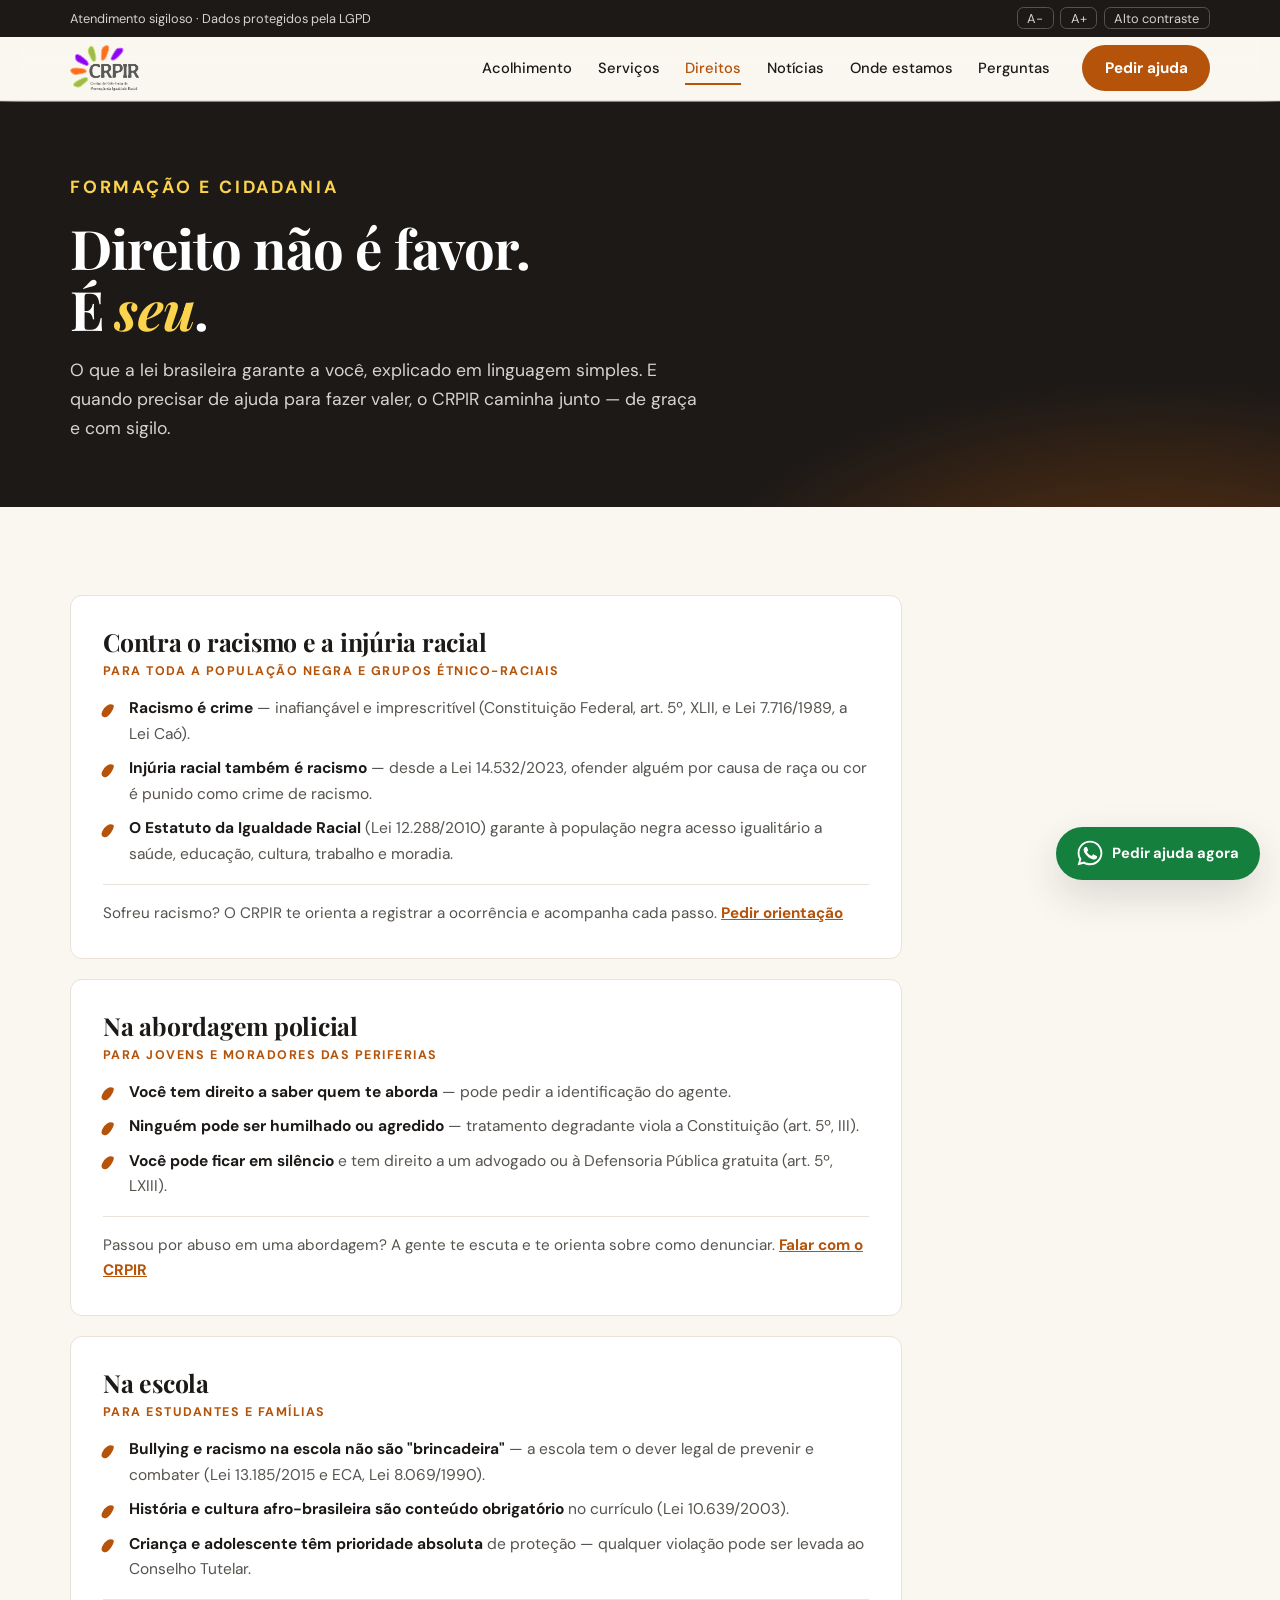
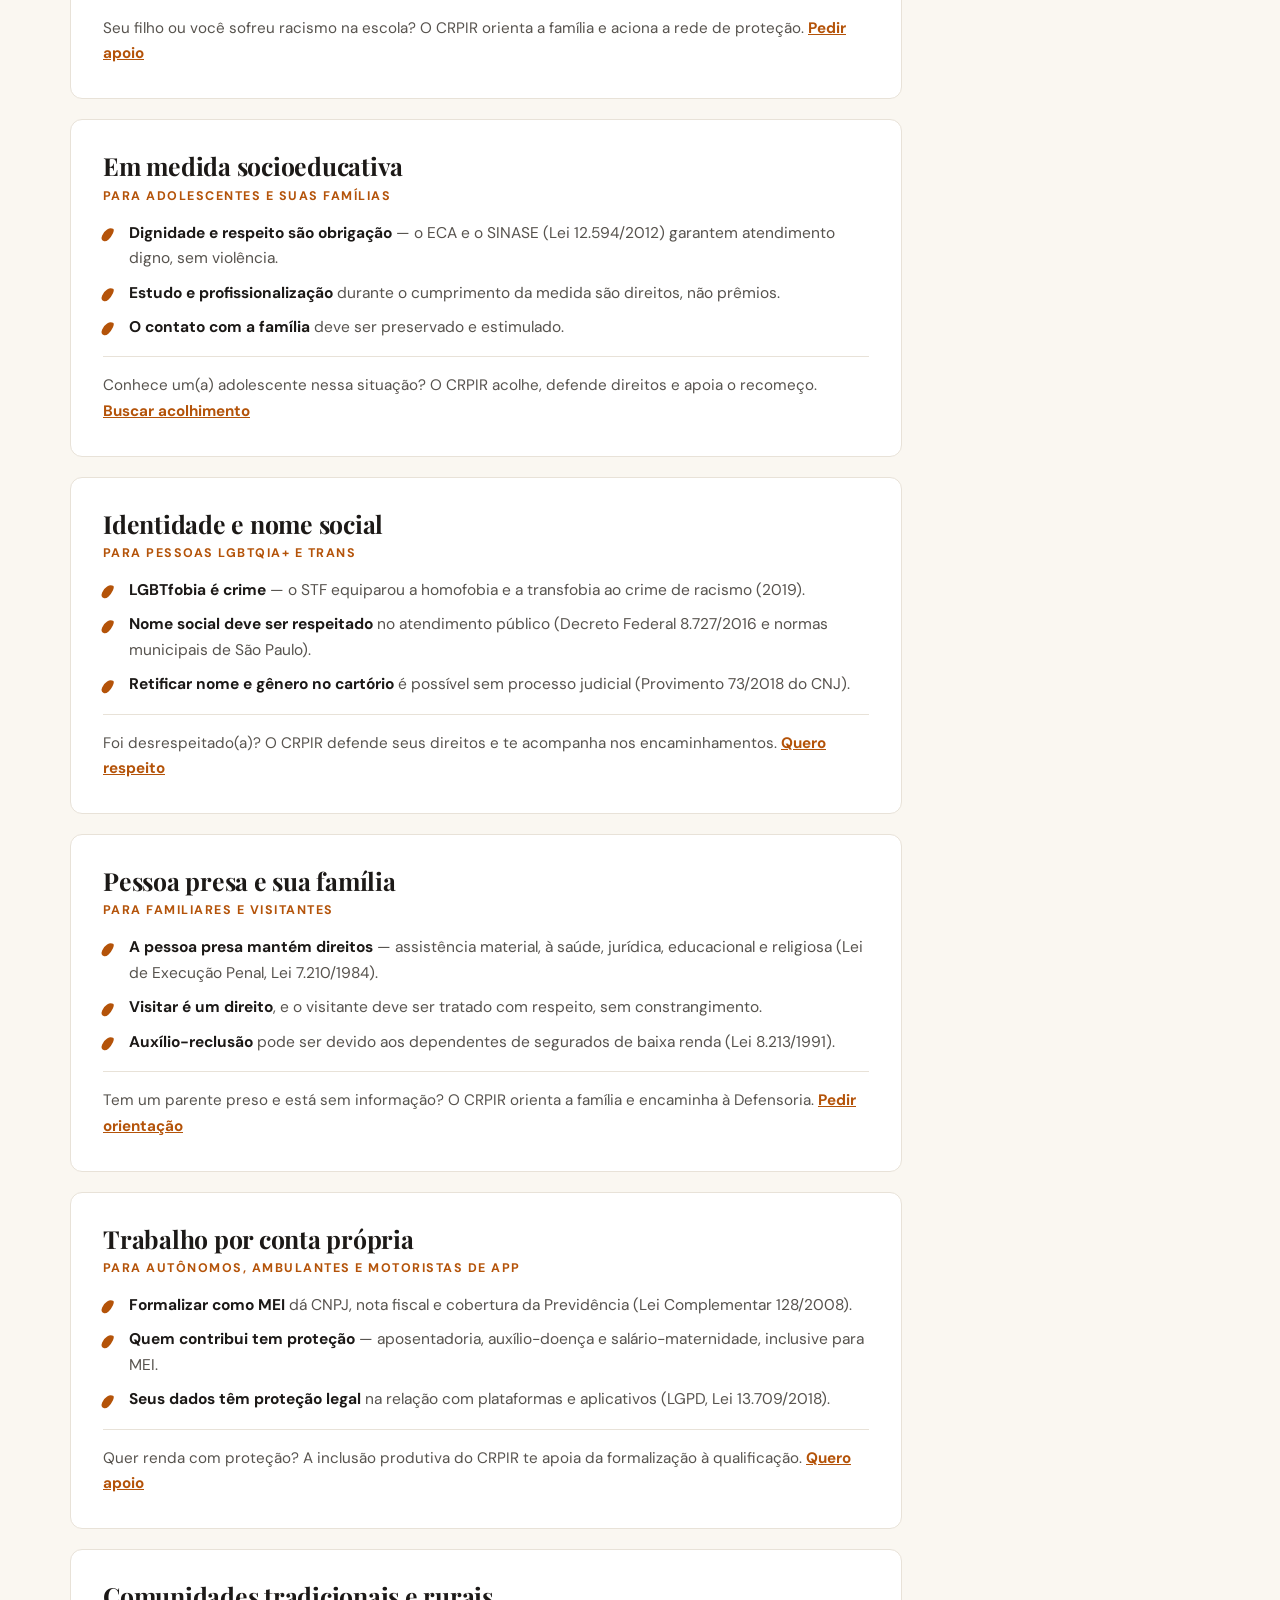
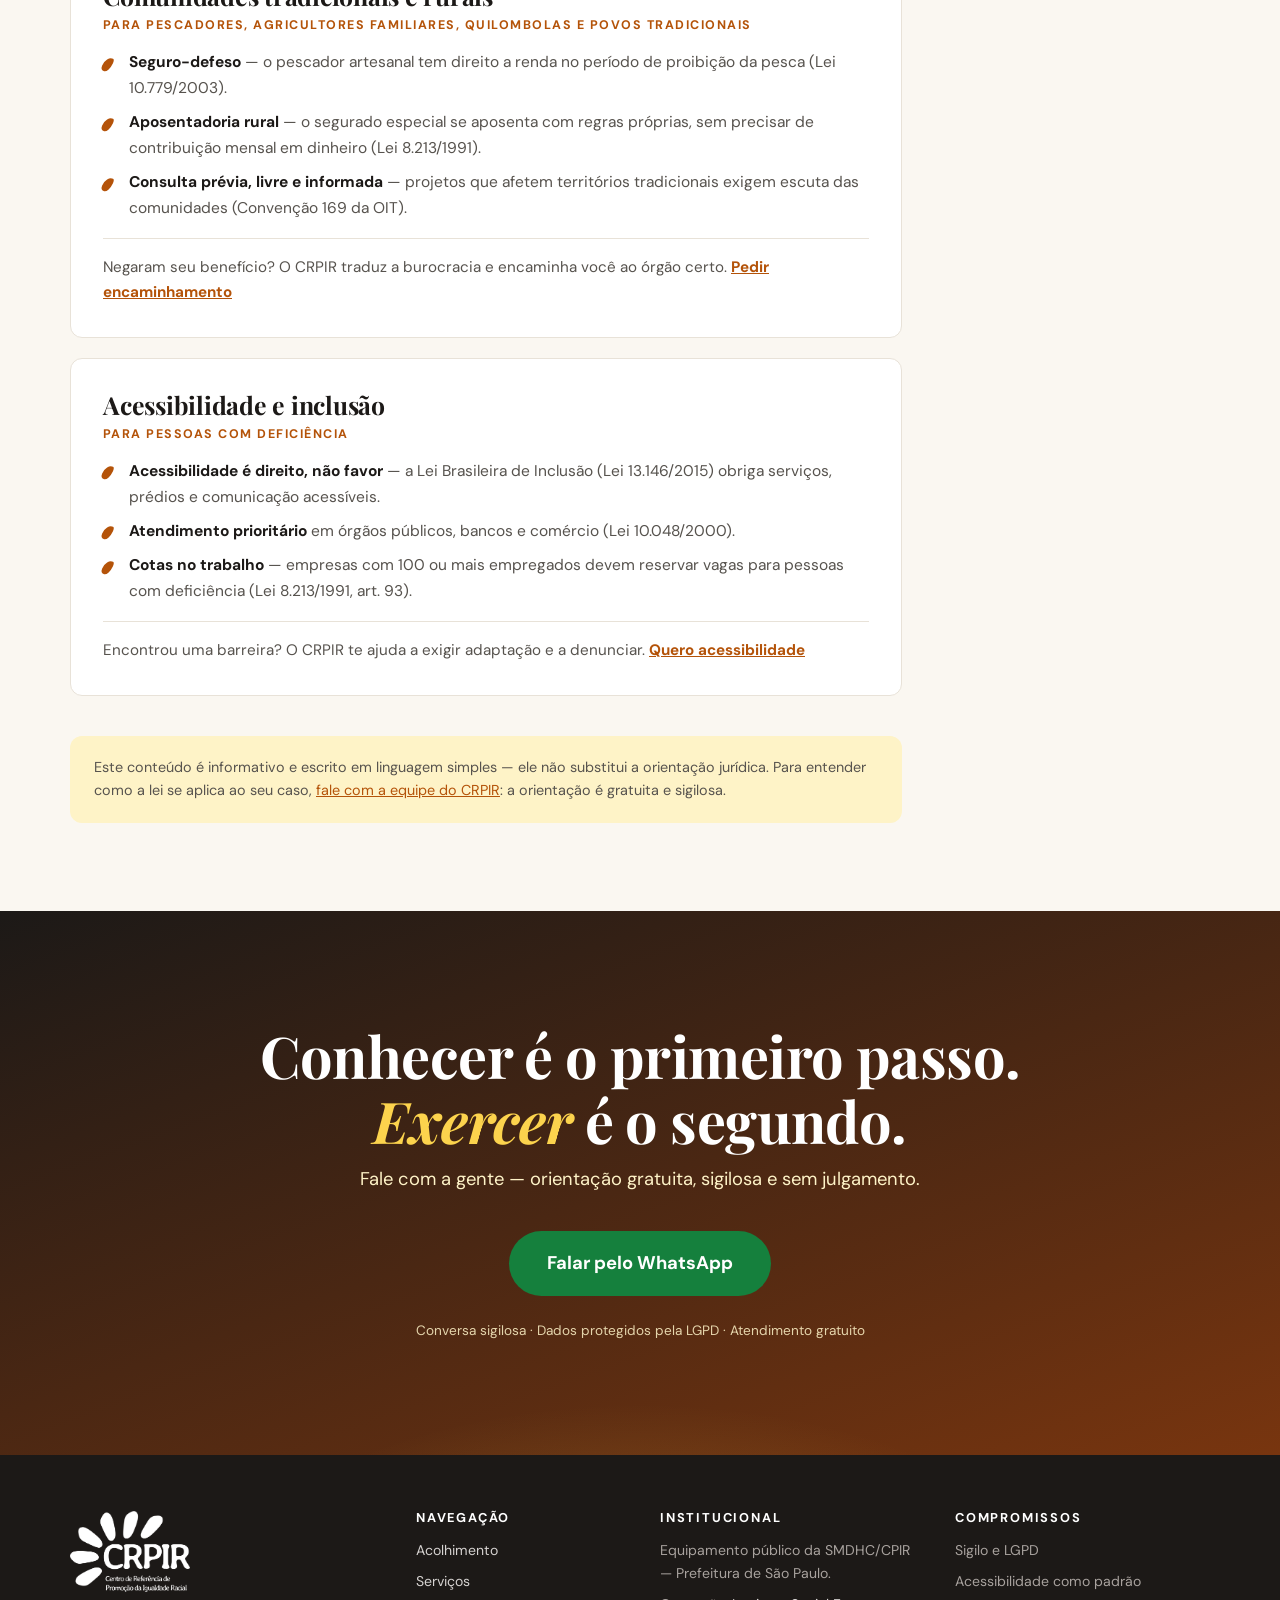
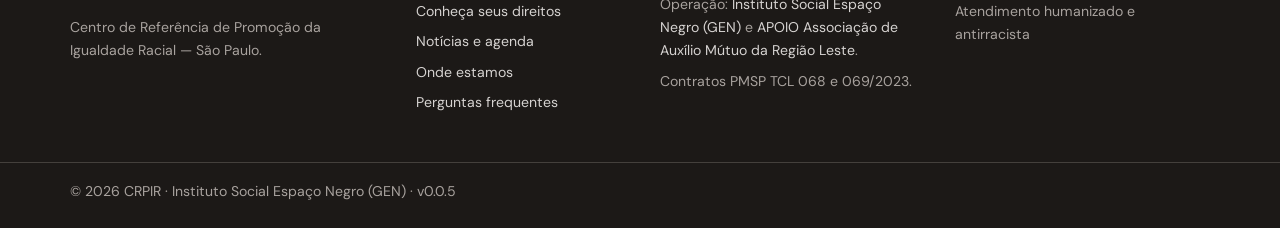
<file: direitos.html>
<!DOCTYPE html>
<html lang="pt-BR">
<head>
  <meta charset="UTF-8">
  <meta name="viewport" content="width=device-width, initial-scale=1.0">

  <title>Conheça seus direitos — CRPIR São Paulo | Leis contra racismo, LGBTfobia e discriminação</title>
  <meta name="description" content="Racismo é crime. Conheça em linguagem simples os seus direitos: abordagem policial, escola, nome social, pessoa presa e família, trabalho, comunidades tradicionais e pessoas com deficiência. Orientação gratuita do CRPIR.">
  <meta name="robots" content="index, follow">
  <meta name="author" content="Instituto Social Espaço Negro (GEN) e APOIO Associação de Auxílio Mútuo da Região Leste">
  <link rel="canonical" href="https://crpir.com.br/direitos.html">

  <meta property="og:type" content="article">
  <meta property="og:locale" content="pt_BR">
  <meta property="og:title" content="Conheça seus direitos — CRPIR São Paulo">
  <meta property="og:description" content="O que a lei garante a você em cada situação — explicado em linguagem simples, sem juridiquês.">
  <meta property="og:url" content="https://crpir.com.br/direitos.html">
  <meta property="og:site_name" content="CRPIR São Paulo">
  <meta property="og:image" content="https://crpir.com.br/assets/logo-crpir.png">

  <link rel="icon" type="image/png" href="assets/logo-crpir.png">
  <meta name="theme-color" content="#1C1917">

  <link rel="preconnect" href="https://fonts.googleapis.com">
  <link rel="preconnect" href="https://fonts.gstatic.com" crossorigin>
  <link href="https://fonts.googleapis.com/css2?family=Playfair+Display:ital,wght@0,600;0,700;0,800;1,600;1,700&family=DM+Sans:opsz,wght@9..40,400;9..40,500;9..40,700&display=swap" rel="stylesheet">

  <link rel="stylesheet" href="css/style.css">

  <script type="application/ld+json">
  {
    "@context": "https://schema.org",
    "@type": "WebPage",
    "name": "Conheça seus direitos — CRPIR São Paulo",
    "description": "Direitos da população negra e de grupos historicamente excluídos, explicados em linguagem simples.",
    "isPartOf": { "@id": "https://crpir.com.br/#org" },
    "breadcrumb": {
      "@type": "BreadcrumbList",
      "itemListElement": [
        { "@type": "ListItem", "position": 1, "name": "Início", "item": "https://crpir.com.br/" },
        { "@type": "ListItem", "position": 2, "name": "Conheça seus direitos", "item": "https://crpir.com.br/direitos.html" }
      ]
    }
  }
  </script>
</head>
<body>
  <a class="pular-conteudo" href="#conteudo">Pular para o conteúdo</a>

  <div class="barra-topo" role="region" aria-label="Opções de acessibilidade">
    <div class="container barra-topo__inner">
      <span class="barra-topo__selo">Atendimento sigiloso · Dados protegidos pela LGPD</span>
      <div class="barra-topo__botoes">
        <button type="button" id="btn-fonte-menos" aria-label="Diminuir tamanho da letra">A−</button>
        <button type="button" id="btn-fonte-mais" aria-label="Aumentar tamanho da letra">A+</button>
        <button type="button" id="btn-contraste" aria-pressed="false" aria-label="Ativar alto contraste">Alto contraste</button>
      </div>
    </div>
  </div>

  <header class="cabecalho">
    <div class="container cabecalho__inner">
      <a href="index.html" class="cabecalho__marca" aria-label="CRPIR — Página inicial">
        <img src="assets/logo-crpir.png" alt="Logotipo do CRPIR — Centro de Referência de Promoção da Igualdade Racial" width="69" height="46">
      </a>
      <nav class="cabecalho__nav" id="menu-principal" aria-label="Navegação principal">
        <ul>
          <li><a href="index.html#acolhimento">Acolhimento</a></li>
          <li><a href="index.html#servicos">Serviços</a></li>
          <li><a href="direitos.html" aria-current="page">Direitos</a></li>
          <li><a href="noticias.html">Notícias</a></li>
          <li><a href="index.html#onde-estamos">Onde estamos</a></li>
          <li><a href="index.html#perguntas">Perguntas</a></li>
        </ul>
      </nav>
      <a class="botao botao--primario cabecalho__cta" href="index.html#pedir-ajuda">Pedir ajuda</a>
      <button class="cabecalho__menu-btn" type="button" aria-expanded="false" aria-controls="menu-principal" aria-label="Abrir menu">
        <span></span><span></span>
      </button>
    </div>
  </header>

  <main id="conteudo">

    <section class="pagina-hero" aria-labelledby="titulo-pagina">
      <div class="container">
        <p class="rotulo rotulo--claro">Formação e cidadania</p>
        <h1 id="titulo-pagina">Direito não é favor.<br>É <em>seu</em>.</h1>
        <p>O que a lei brasileira garante a você, explicado em linguagem simples. E quando precisar de ajuda para fazer valer, o CRPIR caminha junto — de graça e com sigilo.</p>
      </div>
    </section>

    <section class="direitos" aria-label="Direitos por situação">
      <div class="container">
        <div class="direitos__lista">

          <article class="bloco-direito" data-reveal>
            <h2>Contra o racismo e a injúria racial</h2>
            <p class="bloco-direito__situacao">Para toda a população negra e grupos étnico-raciais</p>
            <ul>
              <li><strong>Racismo é crime</strong> — inafiançável e imprescritível (Constituição Federal, art. 5º, XLII, e Lei 7.716/1989, a Lei Caó).</li>
              <li><strong>Injúria racial também é racismo</strong> — desde a Lei 14.532/2023, ofender alguém por causa de raça ou cor é punido como crime de racismo.</li>
              <li><strong>O Estatuto da Igualdade Racial</strong> (Lei 12.288/2010) garante à população negra acesso igualitário a saúde, educação, cultura, trabalho e moradia.</li>
            </ul>
            <p class="bloco-direito__crpir">Sofreu racismo? O CRPIR te orienta a registrar a ocorrência e acompanha cada passo. <a href="index.html#pedir-ajuda">Pedir orientação</a></p>
          </article>

          <article class="bloco-direito" data-reveal>
            <h2>Na abordagem policial</h2>
            <p class="bloco-direito__situacao">Para jovens e moradores das periferias</p>
            <ul>
              <li><strong>Você tem direito a saber quem te aborda</strong> — pode pedir a identificação do agente.</li>
              <li><strong>Ninguém pode ser humilhado ou agredido</strong> — tratamento degradante viola a Constituição (art. 5º, III).</li>
              <li><strong>Você pode ficar em silêncio</strong> e tem direito a um advogado ou à Defensoria Pública gratuita (art. 5º, LXIII).</li>
            </ul>
            <p class="bloco-direito__crpir">Passou por abuso em uma abordagem? A gente te escuta e te orienta sobre como denunciar. <a href="index.html#pedir-ajuda">Falar com o CRPIR</a></p>
          </article>

          <article class="bloco-direito" data-reveal>
            <h2>Na escola</h2>
            <p class="bloco-direito__situacao">Para estudantes e famílias</p>
            <ul>
              <li><strong>Bullying e racismo na escola não são "brincadeira"</strong> — a escola tem o dever legal de prevenir e combater (Lei 13.185/2015 e ECA, Lei 8.069/1990).</li>
              <li><strong>História e cultura afro-brasileira são conteúdo obrigatório</strong> no currículo (Lei 10.639/2003).</li>
              <li><strong>Criança e adolescente têm prioridade absoluta</strong> de proteção — qualquer violação pode ser levada ao Conselho Tutelar.</li>
            </ul>
            <p class="bloco-direito__crpir">Seu filho ou você sofreu racismo na escola? O CRPIR orienta a família e aciona a rede de proteção. <a href="index.html#pedir-ajuda">Pedir apoio</a></p>
          </article>

          <article class="bloco-direito" data-reveal>
            <h2>Em medida socioeducativa</h2>
            <p class="bloco-direito__situacao">Para adolescentes e suas famílias</p>
            <ul>
              <li><strong>Dignidade e respeito são obrigação</strong> — o ECA e o SINASE (Lei 12.594/2012) garantem atendimento digno, sem violência.</li>
              <li><strong>Estudo e profissionalização</strong> durante o cumprimento da medida são direitos, não prêmios.</li>
              <li><strong>O contato com a família</strong> deve ser preservado e estimulado.</li>
            </ul>
            <p class="bloco-direito__crpir">Conhece um(a) adolescente nessa situação? O CRPIR acolhe, defende direitos e apoia o recomeço. <a href="index.html#pedir-ajuda">Buscar acolhimento</a></p>
          </article>

          <article class="bloco-direito" data-reveal>
            <h2>Identidade e nome social</h2>
            <p class="bloco-direito__situacao">Para pessoas LGBTQIA+ e trans</p>
            <ul>
              <li><strong>LGBTfobia é crime</strong> — o STF equiparou a homofobia e a transfobia ao crime de racismo (2019).</li>
              <li><strong>Nome social deve ser respeitado</strong> no atendimento público (Decreto Federal 8.727/2016 e normas municipais de São Paulo).</li>
              <li><strong>Retificar nome e gênero no cartório</strong> é possível sem processo judicial (Provimento 73/2018 do CNJ).</li>
            </ul>
            <p class="bloco-direito__crpir">Foi desrespeitado(a)? O CRPIR defende seus direitos e te acompanha nos encaminhamentos. <a href="index.html#pedir-ajuda">Quero respeito</a></p>
          </article>

          <article class="bloco-direito" data-reveal>
            <h2>Pessoa presa e sua família</h2>
            <p class="bloco-direito__situacao">Para familiares e visitantes</p>
            <ul>
              <li><strong>A pessoa presa mantém direitos</strong> — assistência material, à saúde, jurídica, educacional e religiosa (Lei de Execução Penal, Lei 7.210/1984).</li>
              <li><strong>Visitar é um direito</strong>, e o visitante deve ser tratado com respeito, sem constrangimento.</li>
              <li><strong>Auxílio-reclusão</strong> pode ser devido aos dependentes de segurados de baixa renda (Lei 8.213/1991).</li>
            </ul>
            <p class="bloco-direito__crpir">Tem um parente preso e está sem informação? O CRPIR orienta a família e encaminha à Defensoria. <a href="index.html#pedir-ajuda">Pedir orientação</a></p>
          </article>

          <article class="bloco-direito" data-reveal>
            <h2>Trabalho por conta própria</h2>
            <p class="bloco-direito__situacao">Para autônomos, ambulantes e motoristas de app</p>
            <ul>
              <li><strong>Formalizar como MEI</strong> dá CNPJ, nota fiscal e cobertura da Previdência (Lei Complementar 128/2008).</li>
              <li><strong>Quem contribui tem proteção</strong> — aposentadoria, auxílio-doença e salário-maternidade, inclusive para MEI.</li>
              <li><strong>Seus dados têm proteção legal</strong> na relação com plataformas e aplicativos (LGPD, Lei 13.709/2018).</li>
            </ul>
            <p class="bloco-direito__crpir">Quer renda com proteção? A inclusão produtiva do CRPIR te apoia da formalização à qualificação. <a href="index.html#pedir-ajuda">Quero apoio</a></p>
          </article>

          <article class="bloco-direito" data-reveal>
            <h2>Comunidades tradicionais e rurais</h2>
            <p class="bloco-direito__situacao">Para pescadores, agricultores familiares, quilombolas e povos tradicionais</p>
            <ul>
              <li><strong>Seguro-defeso</strong> — o pescador artesanal tem direito a renda no período de proibição da pesca (Lei 10.779/2003).</li>
              <li><strong>Aposentadoria rural</strong> — o segurado especial se aposenta com regras próprias, sem precisar de contribuição mensal em dinheiro (Lei 8.213/1991).</li>
              <li><strong>Consulta prévia, livre e informada</strong> — projetos que afetem territórios tradicionais exigem escuta das comunidades (Convenção 169 da OIT).</li>
            </ul>
            <p class="bloco-direito__crpir">Negaram seu benefício? O CRPIR traduz a burocracia e encaminha você ao órgão certo. <a href="index.html#pedir-ajuda">Pedir encaminhamento</a></p>
          </article>

          <article class="bloco-direito" data-reveal>
            <h2>Acessibilidade e inclusão</h2>
            <p class="bloco-direito__situacao">Para pessoas com deficiência</p>
            <ul>
              <li><strong>Acessibilidade é direito, não favor</strong> — a Lei Brasileira de Inclusão (Lei 13.146/2015) obriga serviços, prédios e comunicação acessíveis.</li>
              <li><strong>Atendimento prioritário</strong> em órgãos públicos, bancos e comércio (Lei 10.048/2000).</li>
              <li><strong>Cotas no trabalho</strong> — empresas com 100 ou mais empregados devem reservar vagas para pessoas com deficiência (Lei 8.213/1991, art. 93).</li>
            </ul>
            <p class="bloco-direito__crpir">Encontrou uma barreira? O CRPIR te ajuda a exigir adaptação e a denunciar. <a href="index.html#pedir-ajuda">Quero acessibilidade</a></p>
          </article>

        </div>

        <p class="aviso-legal" data-reveal>
          Este conteúdo é informativo e escrito em linguagem simples — ele não substitui a orientação jurídica.
          Para entender como a lei se aplica ao seu caso, <a href="index.html#pedir-ajuda">fale com a equipe do CRPIR</a>: a orientação é gratuita e sigilosa.
        </p>
      </div>
    </section>

    <section class="cta-final" id="pedir-ajuda-pagina" aria-labelledby="cta-titulo">
      <div class="container cta-final__inner" data-reveal>
        <h2 id="cta-titulo">Conhecer é o primeiro passo.<br><em>Exercer</em> é o segundo.</h2>
        <p>Fale com a gente — orientação gratuita, sigilosa e sem julgamento.</p>
        <a class="botao botao--whatsapp botao--grande" href="https://wa.me/5511964238595?text=Ol%C3%A1%2C%20quero%20orienta%C3%A7%C3%A3o%20sobre%20meus%20direitos." rel="noopener" target="_blank">
          Falar pelo WhatsApp
        </a>
        <p class="cta-final__sigilo">Conversa sigilosa · Dados protegidos pela LGPD · Atendimento gratuito</p>
      </div>
    </section>
  </main>

  <footer class="rodape">
    <div class="container rodape__inner">
      <div class="rodape__col rodape__marca">
        <img src="assets/logo-crpir-branco.png" alt="Logotipo do CRPIR em branco" width="120" height="81" loading="lazy">
        <p>Centro de Referência de Promoção da Igualdade Racial — São Paulo.</p>
      </div>
      <div class="rodape__col">
        <h3>Navegação</h3>
        <ul>
          <li><a href="index.html#acolhimento">Acolhimento</a></li>
          <li><a href="index.html#servicos">Serviços</a></li>
          <li><a href="direitos.html">Conheça seus direitos</a></li>
          <li><a href="noticias.html">Notícias e agenda</a></li>
          <li><a href="index.html#onde-estamos">Onde estamos</a></li>
          <li><a href="index.html#perguntas">Perguntas frequentes</a></li>
        </ul>
      </div>
      <div class="rodape__col">
        <h3>Institucional</h3>
        <p>Equipamento público da SMDHC/CPIR — Prefeitura de São Paulo.</p>
        <p>Operação: <a href="https://www.grupoespaconegro.org.br/" rel="noopener" target="_blank">Instituto Social Espaço Negro (GEN)</a> e <a href="https://www.apoio-sp.org.br/" rel="noopener" target="_blank">APOIO Associação de Auxílio Mútuo da Região Leste</a>.</p>
        <p>Contratos PMSP TCL 068 e 069/2023.</p>
      </div>
      <div class="rodape__col">
        <h3>Compromissos</h3>
        <p>Sigilo e LGPD</p>
        <p>Acessibilidade como padrão</p>
        <p>Atendimento humanizado e antirracista</p>
      </div>
    </div>
    <div class="rodape__base">
      <div class="container">
        <p>© <span id="ano-atual">2026</span> CRPIR · Instituto Social Espaço Negro (GEN) · v0.0.5</p>
      </div>
    </div>
  </footer>

  <!-- Botão flutuante do WhatsApp -->
  <a class="whatsapp-flutuante" href="https://wa.me/5511964238595?text=Ol%C3%A1%2C%20quero%20orienta%C3%A7%C3%A3o%20sobre%20meus%20direitos." rel="noopener" target="_blank" aria-label="Falar com o CRPIR pelo WhatsApp">
    <svg viewBox="0 0 32 32" width="26" height="26" aria-hidden="true" fill="currentColor"><path d="M16 .8C7.6.8.8 7.6.8 16c0 2.7.7 5.3 2 7.6L.8 31.2l7.8-2c2.2 1.2 4.7 1.9 7.4 1.9 8.4 0 15.2-6.8 15.2-15.2S24.4.8 16 .8zm0 27.7c-2.4 0-4.7-.6-6.7-1.8l-.5-.3-4.6 1.2 1.2-4.5-.3-.5c-1.3-2-2-4.4-2-6.8C3.1 8.9 8.9 3.1 16 3.1S28.9 8.9 28.9 16 23.1 28.5 16 28.5zm7.1-9.5c-.4-.2-2.3-1.1-2.6-1.3-.4-.1-.6-.2-.9.2-.3.4-1 1.3-1.2 1.5-.2.3-.4.3-.8.1-.4-.2-1.6-.6-3.1-1.9-1.1-1-1.9-2.3-2.1-2.6-.2-.4 0-.6.2-.8.2-.2.4-.4.6-.7.2-.2.3-.4.4-.7.1-.3.1-.5 0-.7-.1-.2-.9-2.1-1.2-2.9-.3-.8-.6-.7-.9-.7h-.8c-.3 0-.7.1-1.1.5-.4.4-1.4 1.4-1.4 3.4s1.5 3.9 1.7 4.2c.2.3 2.9 4.4 7 6.2 1 .4 1.7.7 2.3.9 1 .3 1.9.3 2.6.2.8-.1 2.3-1 2.7-1.9.3-.9.3-1.7.2-1.9-.1-.2-.4-.3-.8-.5z"/></svg>
    <span class="whatsapp-flutuante__texto">Pedir ajuda agora</span>
  </a>

  <script src="js/main.js" defer></script>
</body>
</html>
</file>
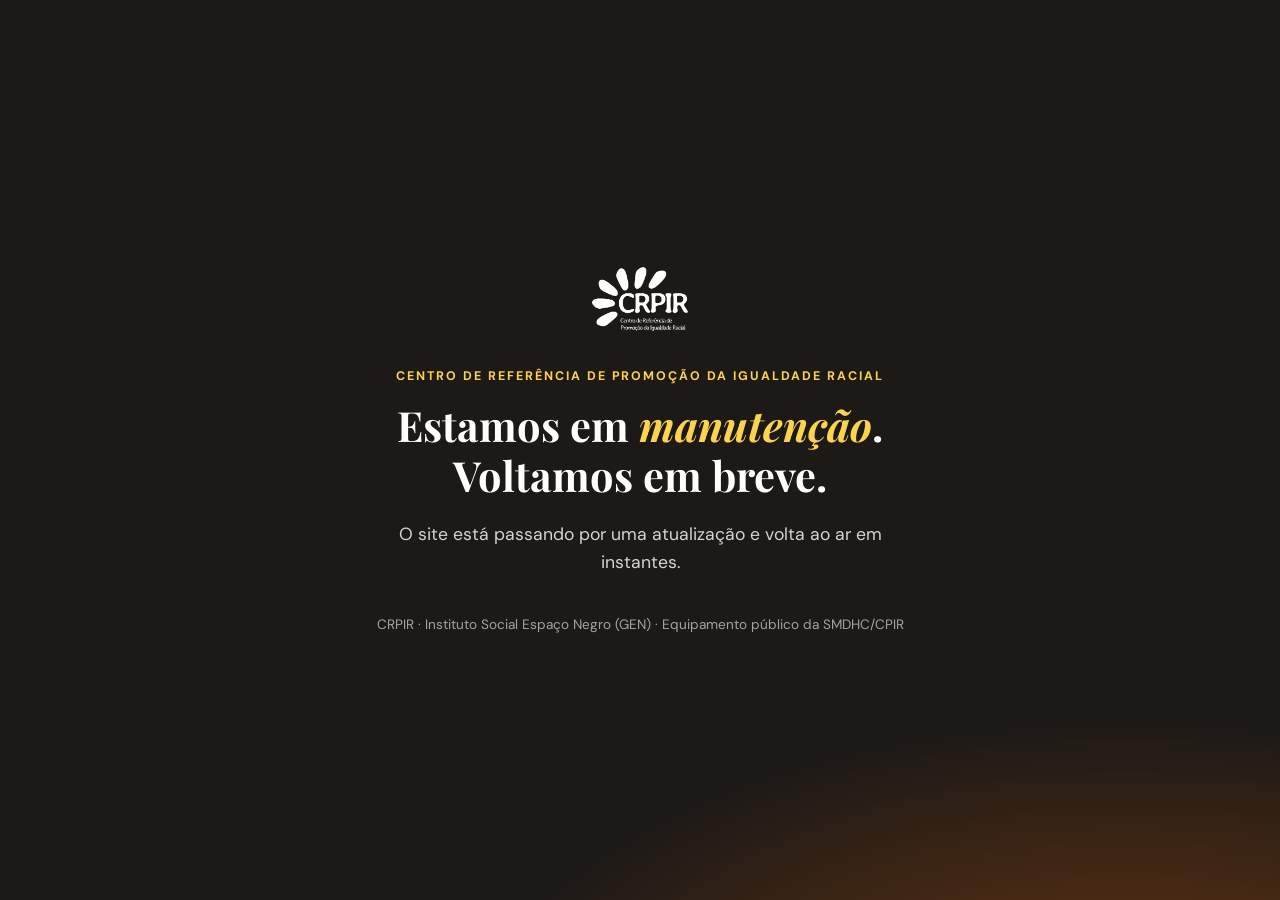
<file: manutencao.html>
<!DOCTYPE html>
<html lang="pt-BR">
<head>
  <meta charset="UTF-8">
  <meta name="viewport" content="width=device-width, initial-scale=1.0">
  <title>Site em manutenção — CRPIR São Paulo</title>
  <meta name="description" content="O site do CRPIR está temporariamente em manutenção.">
  <meta name="robots" content="noindex, nofollow">
  <link rel="icon" type="image/png" href="assets/logo-crpir.png">
  <meta name="theme-color" content="#1C1917">

  <link rel="preconnect" href="https://fonts.googleapis.com">
  <link rel="preconnect" href="https://fonts.gstatic.com" crossorigin>
  <link href="https://fonts.googleapis.com/css2?family=Playfair+Display:ital,wght@0,600;0,700;0,800;1,600;1,700&family=DM+Sans:opsz,wght@9..40,400;9..40,500;9..40,700&display=swap" rel="stylesheet">

  <style>
    :root {
      --tinta: #1C1917;
      --ambar: #B45309;
      --ambar-escuro: #78350F;
      --ambar-medio: #FCD34D;
      --areia: #FEF3C7;
      --branco: #FFFFFF;
      --esmeralda: #15803D;
      --fonte-titulo: "Playfair Display", Georgia, serif;
      --fonte-corpo: "DM Sans", -apple-system, "Segoe UI", sans-serif;
    }
    * { margin: 0; padding: 0; box-sizing: border-box; }
    html, body { height: 100%; }
    body {
      font-family: var(--fonte-corpo);
      color: var(--areia);
      background:
        radial-gradient(70rem 36rem at 88% 118%, rgba(180, 83, 9, 0.55), transparent 60%),
        radial-gradient(40rem 24rem at -10% -30%, rgba(120, 53, 15, 0.5), transparent 65%),
        var(--tinta);
      min-height: 100vh;
      display: flex;
      align-items: center;
      justify-content: center;
      padding: 2rem 1.5rem;
      text-align: center;
    }
    .cartao { max-width: 34rem; }
    .cartao img { width: 96px; height: auto; margin-bottom: 2rem; }
    .rotulo {
      font-size: 0.78rem;
      font-weight: 700;
      text-transform: uppercase;
      letter-spacing: 0.16em;
      color: var(--ambar-medio);
      margin-bottom: 1rem;
    }
    h1 {
      font-family: var(--fonte-titulo);
      font-weight: 700;
      font-size: clamp(1.8rem, 5vw, 2.6rem);
      color: var(--branco);
      line-height: 1.2;
      margin-bottom: 1.25rem;
    }
    h1 em { font-style: italic; color: var(--ambar-medio); }
    p.texto {
      font-size: 1.1rem;
      color: #D6D3D1;
      margin-bottom: 2rem;
      line-height: 1.6;
    }
    .rodape {
      margin-top: 2.5rem;
      font-size: 0.85rem;
      color: #A8A29E;
    }
  </style>
</head>
<body>
  <main class="cartao">
    <img src="assets/logo-crpir-branco.png" alt="Logotipo do CRPIR">
    <p class="rotulo">Centro de Referência de Promoção da Igualdade Racial</p>
    <h1>Estamos em <em>manutenção</em>.<br>Voltamos em breve.</h1>
    <p class="texto">
      O site está passando por uma atualização e volta ao ar em instantes.
    </p>
    <p class="rodape">CRPIR · Instituto Social Espaço Negro (GEN) · Equipamento público da SMDHC/CPIR</p>
  </main>
</body>
</html>
</file>
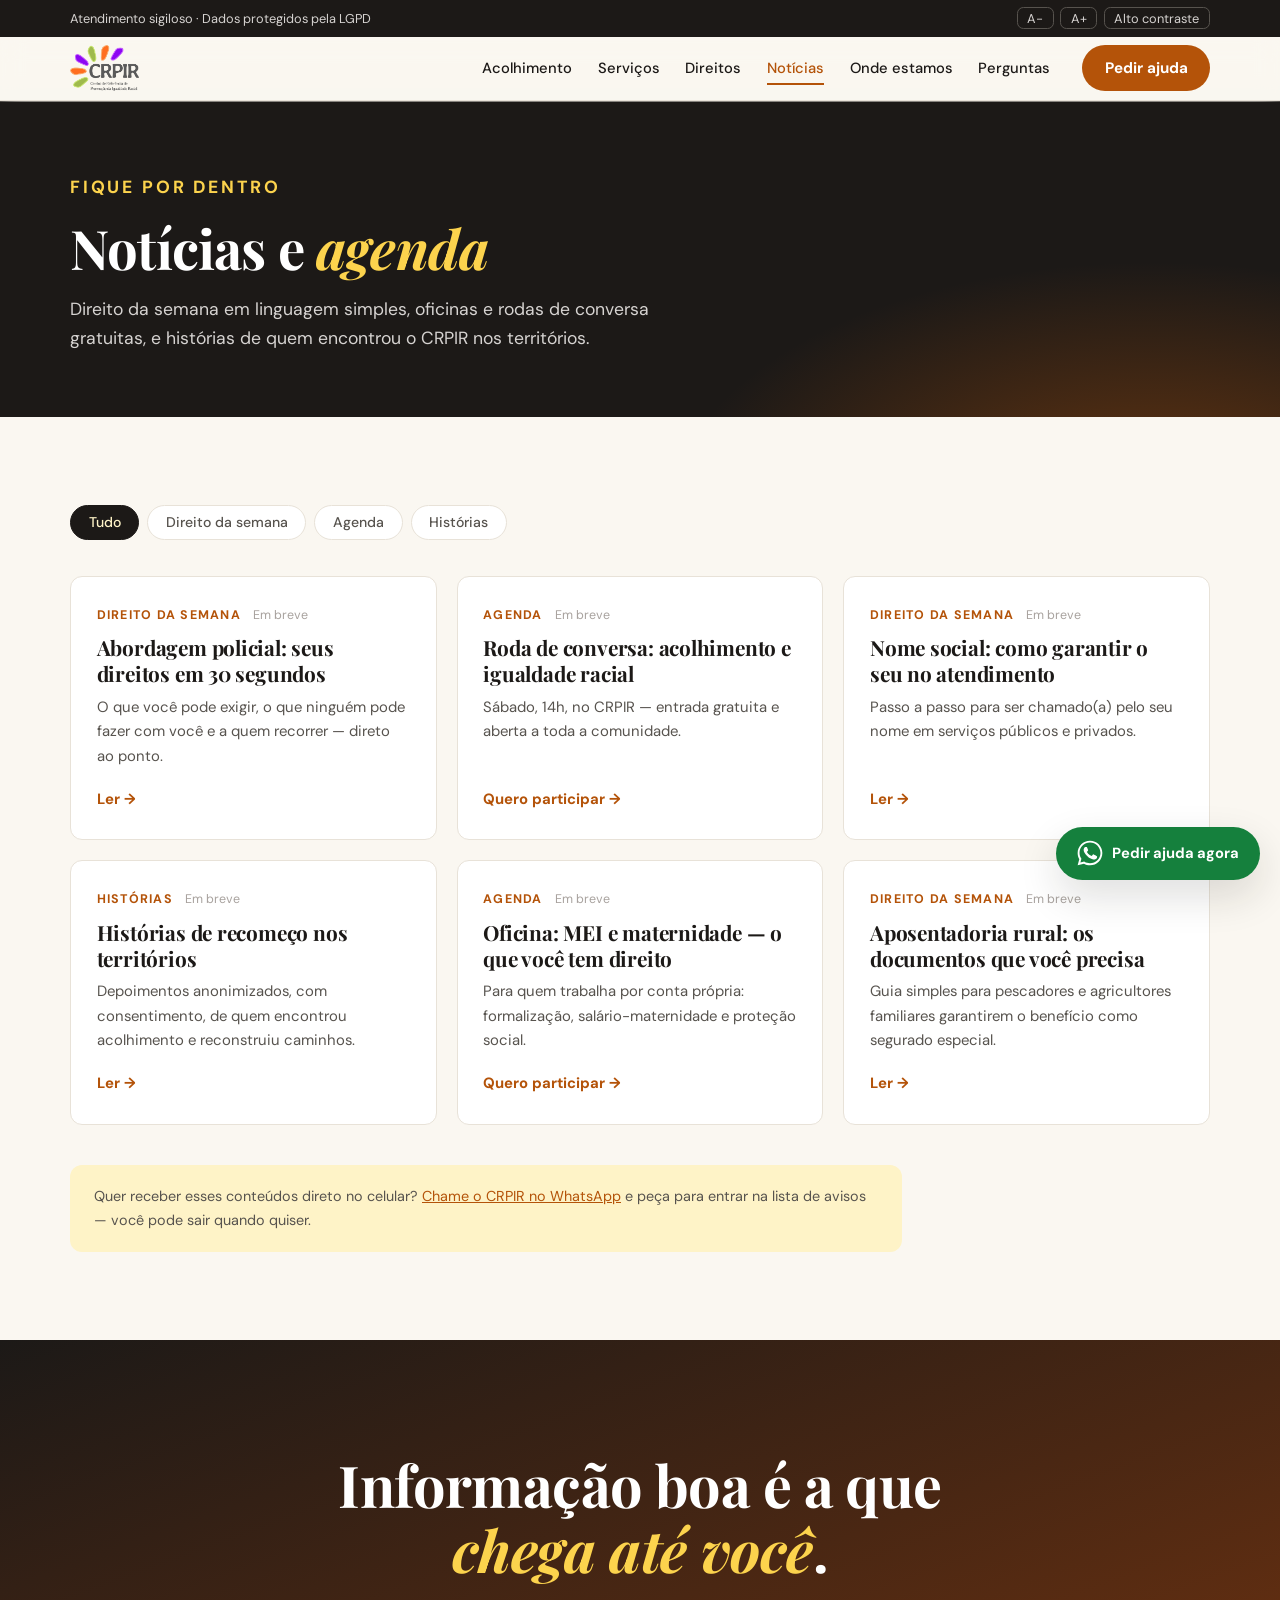
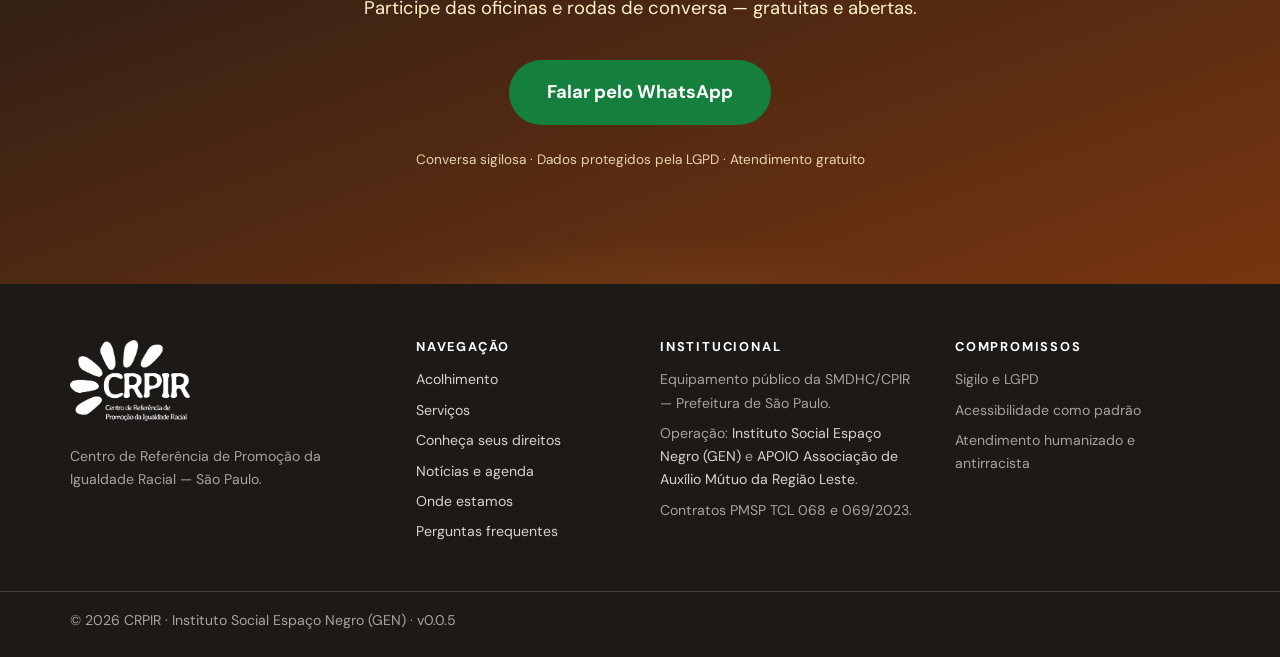
<file: noticias.html>
<!DOCTYPE html>
<html lang="pt-BR">
<head>
  <meta charset="UTF-8">
  <meta name="viewport" content="width=device-width, initial-scale=1.0">

  <title>Notícias e agenda — CRPIR São Paulo | Direito da semana, oficinas e histórias</title>
  <meta name="description" content="Acompanhe o CRPIR: Direito da semana em linguagem simples, agenda de oficinas e rodas de conversa gratuitas, e histórias de quem encontrou acolhimento nos territórios de São Paulo.">
  <meta name="robots" content="index, follow">
  <meta name="author" content="Instituto Social Espaço Negro (GEN) e APOIO Associação de Auxílio Mútuo da Região Leste">
  <link rel="canonical" href="https://crpir.com.br/noticias.html">

  <meta property="og:type" content="website">
  <meta property="og:locale" content="pt_BR">
  <meta property="og:title" content="Notícias e agenda — CRPIR São Paulo">
  <meta property="og:description" content="Direito da semana, oficinas, rodas de conversa e histórias de quem encontrou o CRPIR.">
  <meta property="og:url" content="https://crpir.com.br/noticias.html">
  <meta property="og:site_name" content="CRPIR São Paulo">
  <meta property="og:image" content="https://crpir.com.br/assets/logo-crpir.png">

  <link rel="icon" type="image/png" href="assets/logo-crpir.png">
  <meta name="theme-color" content="#1C1917">

  <link rel="preconnect" href="https://fonts.googleapis.com">
  <link rel="preconnect" href="https://fonts.gstatic.com" crossorigin>
  <link href="https://fonts.googleapis.com/css2?family=Playfair+Display:ital,wght@0,600;0,700;0,800;1,600;1,700&family=DM+Sans:opsz,wght@9..40,400;9..40,500;9..40,700&display=swap" rel="stylesheet">

  <link rel="stylesheet" href="css/style.css">

  <script type="application/ld+json">
  {
    "@context": "https://schema.org",
    "@type": "CollectionPage",
    "name": "Notícias e agenda — CRPIR São Paulo",
    "description": "Direito da semana, agenda de oficinas e histórias dos territórios.",
    "isPartOf": { "@id": "https://crpir.com.br/#org" },
    "breadcrumb": {
      "@type": "BreadcrumbList",
      "itemListElement": [
        { "@type": "ListItem", "position": 1, "name": "Início", "item": "https://crpir.com.br/" },
        { "@type": "ListItem", "position": 2, "name": "Notícias e agenda", "item": "https://crpir.com.br/noticias.html" }
      ]
    }
  }
  </script>
</head>
<body>
  <a class="pular-conteudo" href="#conteudo">Pular para o conteúdo</a>

  <div class="barra-topo" role="region" aria-label="Opções de acessibilidade">
    <div class="container barra-topo__inner">
      <span class="barra-topo__selo">Atendimento sigiloso · Dados protegidos pela LGPD</span>
      <div class="barra-topo__botoes">
        <button type="button" id="btn-fonte-menos" aria-label="Diminuir tamanho da letra">A−</button>
        <button type="button" id="btn-fonte-mais" aria-label="Aumentar tamanho da letra">A+</button>
        <button type="button" id="btn-contraste" aria-pressed="false" aria-label="Ativar alto contraste">Alto contraste</button>
      </div>
    </div>
  </div>

  <header class="cabecalho">
    <div class="container cabecalho__inner">
      <a href="index.html" class="cabecalho__marca" aria-label="CRPIR — Página inicial">
        <img src="assets/logo-crpir.png" alt="Logotipo do CRPIR — Centro de Referência de Promoção da Igualdade Racial" width="69" height="46">
      </a>
      <nav class="cabecalho__nav" id="menu-principal" aria-label="Navegação principal">
        <ul>
          <li><a href="index.html#acolhimento">Acolhimento</a></li>
          <li><a href="index.html#servicos">Serviços</a></li>
          <li><a href="direitos.html">Direitos</a></li>
          <li><a href="noticias.html" aria-current="page">Notícias</a></li>
          <li><a href="index.html#onde-estamos">Onde estamos</a></li>
          <li><a href="index.html#perguntas">Perguntas</a></li>
        </ul>
      </nav>
      <a class="botao botao--primario cabecalho__cta" href="index.html#pedir-ajuda">Pedir ajuda</a>
      <button class="cabecalho__menu-btn" type="button" aria-expanded="false" aria-controls="menu-principal" aria-label="Abrir menu">
        <span></span><span></span>
      </button>
    </div>
  </header>

  <main id="conteudo">

    <section class="pagina-hero" aria-labelledby="titulo-pagina">
      <div class="container">
        <p class="rotulo rotulo--claro">Fique por dentro</p>
        <h1 id="titulo-pagina">Notícias e <em>agenda</em></h1>
        <p>Direito da semana em linguagem simples, oficinas e rodas de conversa gratuitas, e histórias de quem encontrou o CRPIR nos territórios.</p>
      </div>
    </section>

    <section class="noticias" aria-label="Lista de notícias">
      <div class="container">

        <div class="filtros" role="group" aria-label="Filtrar por categoria">
          <button type="button" data-filtro="todas" aria-pressed="true">Tudo</button>
          <button type="button" data-filtro="direito-da-semana" aria-pressed="false">Direito da semana</button>
          <button type="button" data-filtro="agenda" aria-pressed="false">Agenda</button>
          <button type="button" data-filtro="historias" aria-pressed="false">Histórias</button>
        </div>

        <!-- ATENÇÃO: os posts abaixo são EXEMPLOS de layout, baseados nas pautas
             sugeridas no guia de personas. Substituir por conteúdo real antes de publicar. -->
        <div class="noticias__grade">

          <article class="cartao-noticia" data-categoria="direito-da-semana" data-reveal>
            <div class="cartao-noticia__meta">
              <span class="cartao-noticia__categoria">Direito da semana</span>
              <span class="cartao-noticia__data">Em breve</span>
            </div>
            <h2>Abordagem policial: seus direitos em 30 segundos</h2>
            <p>O que você pode exigir, o que ninguém pode fazer com você e a quem recorrer — direto ao ponto.</p>
            <a href="#" class="cartao-noticia__link" aria-label="Ler: Abordagem policial, seus direitos em 30 segundos">Ler</a>
          </article>

          <article class="cartao-noticia" data-categoria="agenda" data-reveal>
            <div class="cartao-noticia__meta">
              <span class="cartao-noticia__categoria">Agenda</span>
              <span class="cartao-noticia__data">Em breve</span>
            </div>
            <h2>Roda de conversa: acolhimento e igualdade racial</h2>
            <p>Sábado, 14h, no CRPIR — entrada gratuita e aberta a toda a comunidade.</p>
            <a href="#" class="cartao-noticia__link" aria-label="Ler: Roda de conversa sobre acolhimento e igualdade racial">Quero participar</a>
          </article>

          <article class="cartao-noticia" data-categoria="direito-da-semana" data-reveal>
            <div class="cartao-noticia__meta">
              <span class="cartao-noticia__categoria">Direito da semana</span>
              <span class="cartao-noticia__data">Em breve</span>
            </div>
            <h2>Nome social: como garantir o seu no atendimento</h2>
            <p>Passo a passo para ser chamado(a) pelo seu nome em serviços públicos e privados.</p>
            <a href="#" class="cartao-noticia__link" aria-label="Ler: Nome social, como garantir o seu no atendimento">Ler</a>
          </article>

          <article class="cartao-noticia" data-categoria="historias" data-reveal>
            <div class="cartao-noticia__meta">
              <span class="cartao-noticia__categoria">Histórias</span>
              <span class="cartao-noticia__data">Em breve</span>
            </div>
            <h2>Histórias de recomeço nos territórios</h2>
            <p>Depoimentos anonimizados, com consentimento, de quem encontrou acolhimento e reconstruiu caminhos.</p>
            <a href="#" class="cartao-noticia__link" aria-label="Ler: Histórias de recomeço nos territórios">Ler</a>
          </article>

          <article class="cartao-noticia" data-categoria="agenda" data-reveal>
            <div class="cartao-noticia__meta">
              <span class="cartao-noticia__categoria">Agenda</span>
              <span class="cartao-noticia__data">Em breve</span>
            </div>
            <h2>Oficina: MEI e maternidade — o que você tem direito</h2>
            <p>Para quem trabalha por conta própria: formalização, salário-maternidade e proteção social.</p>
            <a href="#" class="cartao-noticia__link" aria-label="Ler: Oficina MEI e maternidade">Quero participar</a>
          </article>

          <article class="cartao-noticia" data-categoria="direito-da-semana" data-reveal>
            <div class="cartao-noticia__meta">
              <span class="cartao-noticia__categoria">Direito da semana</span>
              <span class="cartao-noticia__data">Em breve</span>
            </div>
            <h2>Aposentadoria rural: os documentos que você precisa</h2>
            <p>Guia simples para pescadores e agricultores familiares garantirem o benefício como segurado especial.</p>
            <a href="#" class="cartao-noticia__link" aria-label="Ler: Aposentadoria rural, os documentos que você precisa">Ler</a>
          </article>

        </div>

        <p class="aviso-legal" data-reveal>
          Quer receber esses conteúdos direto no celular? <a href="index.html#pedir-ajuda">Chame o CRPIR no WhatsApp</a> e peça para entrar na lista de avisos — você pode sair quando quiser.
        </p>
      </div>
    </section>

    <section class="cta-final" id="pedir-ajuda-pagina" aria-labelledby="cta-titulo">
      <div class="container cta-final__inner" data-reveal>
        <h2 id="cta-titulo">Informação boa é a que<br><em>chega até você</em>.</h2>
        <p>Participe das oficinas e rodas de conversa — gratuitas e abertas.</p>
        <a class="botao botao--whatsapp botao--grande" href="https://wa.me/5511964238595?text=Ol%C3%A1%2C%20quero%20saber%20da%20agenda%20de%20oficinas%20do%20CRPIR." rel="noopener" target="_blank">
          Falar pelo WhatsApp
        </a>
        <p class="cta-final__sigilo">Conversa sigilosa · Dados protegidos pela LGPD · Atendimento gratuito</p>
      </div>
    </section>
  </main>

  <footer class="rodape">
    <div class="container rodape__inner">
      <div class="rodape__col rodape__marca">
        <img src="assets/logo-crpir-branco.png" alt="Logotipo do CRPIR em branco" width="120" height="81" loading="lazy">
        <p>Centro de Referência de Promoção da Igualdade Racial — São Paulo.</p>
      </div>
      <div class="rodape__col">
        <h3>Navegação</h3>
        <ul>
          <li><a href="index.html#acolhimento">Acolhimento</a></li>
          <li><a href="index.html#servicos">Serviços</a></li>
          <li><a href="direitos.html">Conheça seus direitos</a></li>
          <li><a href="noticias.html">Notícias e agenda</a></li>
          <li><a href="index.html#onde-estamos">Onde estamos</a></li>
          <li><a href="index.html#perguntas">Perguntas frequentes</a></li>
        </ul>
      </div>
      <div class="rodape__col">
        <h3>Institucional</h3>
        <p>Equipamento público da SMDHC/CPIR — Prefeitura de São Paulo.</p>
        <p>Operação: <a href="https://www.grupoespaconegro.org.br/" rel="noopener" target="_blank">Instituto Social Espaço Negro (GEN)</a> e <a href="https://www.apoio-sp.org.br/" rel="noopener" target="_blank">APOIO Associação de Auxílio Mútuo da Região Leste</a>.</p>
        <p>Contratos PMSP TCL 068 e 069/2023.</p>
      </div>
      <div class="rodape__col">
        <h3>Compromissos</h3>
        <p>Sigilo e LGPD</p>
        <p>Acessibilidade como padrão</p>
        <p>Atendimento humanizado e antirracista</p>
      </div>
    </div>
    <div class="rodape__base">
      <div class="container">
        <p>© <span id="ano-atual">2026</span> CRPIR · Instituto Social Espaço Negro (GEN) · v0.0.5</p>
      </div>
    </div>
  </footer>

  <!-- Botão flutuante do WhatsApp -->
  <a class="whatsapp-flutuante" href="https://wa.me/5511964238595?text=Ol%C3%A1%2C%20preciso%20de%20acolhimento%20do%20CRPIR." rel="noopener" target="_blank" aria-label="Falar com o CRPIR pelo WhatsApp">
    <svg viewBox="0 0 32 32" width="26" height="26" aria-hidden="true" fill="currentColor"><path d="M16 .8C7.6.8.8 7.6.8 16c0 2.7.7 5.3 2 7.6L.8 31.2l7.8-2c2.2 1.2 4.7 1.9 7.4 1.9 8.4 0 15.2-6.8 15.2-15.2S24.4.8 16 .8zm0 27.7c-2.4 0-4.7-.6-6.7-1.8l-.5-.3-4.6 1.2 1.2-4.5-.3-.5c-1.3-2-2-4.4-2-6.8C3.1 8.9 8.9 3.1 16 3.1S28.9 8.9 28.9 16 23.1 28.5 16 28.5zm7.1-9.5c-.4-.2-2.3-1.1-2.6-1.3-.4-.1-.6-.2-.9.2-.3.4-1 1.3-1.2 1.5-.2.3-.4.3-.8.1-.4-.2-1.6-.6-3.1-1.9-1.1-1-1.9-2.3-2.1-2.6-.2-.4 0-.6.2-.8.2-.2.4-.4.6-.7.2-.2.3-.4.4-.7.1-.3.1-.5 0-.7-.1-.2-.9-2.1-1.2-2.9-.3-.8-.6-.7-.9-.7h-.8c-.3 0-.7.1-1.1.5-.4.4-1.4 1.4-1.4 3.4s1.5 3.9 1.7 4.2c.2.3 2.9 4.4 7 6.2 1 .4 1.7.7 2.3.9 1 .3 1.9.3 2.6.2.8-.1 2.3-1 2.7-1.9.3-.9.3-1.7.2-1.9-.1-.2-.4-.3-.8-.5z"/></svg>
    <span class="whatsapp-flutuante__texto">Pedir ajuda agora</span>
  </a>

  <script src="js/main.js" defer></script>
  <script>
    // Filtro de categorias da página de notícias
    document.addEventListener('DOMContentLoaded', function () {
      var botoes = document.querySelectorAll('.filtros button');
      var cartoes = document.querySelectorAll('.cartao-noticia');
      botoes.forEach(function (botao) {
        botao.addEventListener('click', function () {
          var filtro = botao.dataset.filtro;
          botoes.forEach(function (b) { b.setAttribute('aria-pressed', String(b === botao)); });
          cartoes.forEach(function (cartao) {
            cartao.hidden = filtro !== 'todas' && cartao.dataset.categoria !== filtro;
          });
        });
      });
    });
  </script>
</body>
</html>
</file>
<file: css/style.css>
/* ==========================================================================
   CRPIR — redesign editorial
   Base do guia de marca (Personas_CRPIR_v10): âmbar #B45309 · âmbar escuro
   #78350F · âmbar médio #FCD34D · areia #FEF3C7 · tinta #1C1917 · esmeralda
   #15803D · Playfair Display + DM Sans · cantos 0.75rem.
   Assinatura visual: as pétalas do logotipo (roxo, laranja, verde) usadas
   como sistema gráfico — leque no hero e marcadores nos cards.
   ========================================================================== */

:root {
  --tinta: #1C1917;
  --tinta-suave: #292524;
  --ambar: #B45309;
  --ambar-escuro: #78350F;
  --ambar-medio: #FCD34D;
  --areia: #FEF3C7;
  --papel: #FAF7F1;
  --branco: #FFFFFF;
  --esmeralda: #15803D;
  --cinza-texto: #57534E;
  --hairline: #E8E2D8;

  /* pétalas do logotipo */
  --petala-roxa: #9333EA;
  --petala-laranja: #F97316;
  --petala-verde: #84CC16;

  --raio: 0.75rem;
  --sombra: 0 2px 12px rgba(28, 25, 23, 0.06);
  --sombra-alta: 0 16px 40px rgba(28, 25, 23, 0.14);
  --fonte-titulo: "Playfair Display", Georgia, serif;
  --fonte-corpo: "DM Sans", -apple-system, "Segoe UI", sans-serif;
  --transicao: 0.55s cubic-bezier(0.22, 1, 0.36, 1);
}

body.alto-contraste {
  --tinta: #000000;
  --tinta-suave: #000000;
  --ambar: #7c3a00;
  --ambar-escuro: #4a2000;
  --papel: #ffffff;
  --areia: #ffffff;
  --branco: #ffffff;
  --cinza-texto: #000000;
  --hairline: #000000;
  --sombra: 0 0 0 2px #000;
  --sombra-alta: 0 0 0 3px #000;
}

* { margin: 0; padding: 0; box-sizing: border-box; }

html { scroll-behavior: smooth; }

body {
  font-family: var(--fonte-corpo);
  font-size: calc(1rem * var(--escala-fonte, 1));
  line-height: 1.65;
  color: var(--cinza-texto);
  background: var(--papel);
}

img { max-width: 100%; height: auto; }
ul, ol { list-style: none; }
a { color: var(--ambar); }

.container {
  width: min(1140px, 100% - 3rem);
  margin-inline: auto;
}

h1, h2, h3 {
  font-family: var(--fonte-titulo);
  color: var(--tinta);
  line-height: 1.12;
  font-weight: 700;
}

h2 {
  font-size: clamp(1.9rem, 3.6vw, 2.8rem);
  letter-spacing: -0.01em;
  margin-bottom: 0.75rem;
}
h2 em, h1 em {
  font-style: italic;
  color: var(--ambar);
}

.rotulo {
  font-size: 0.78rem;
  font-weight: 700;
  text-transform: uppercase;
  letter-spacing: 0.16em;
  color: var(--ambar);
  margin-bottom: 1rem;
}
.rotulo--claro { color: var(--ambar-medio); }

.secao-cabeca { max-width: 44rem; margin-bottom: 3rem; }
.secao-subtitulo { font-size: 1.1rem; }

section { padding: 5.5rem 0; }

/* --- Revelação ao rolar ---------------------------------------------------- */

[data-reveal] {
  opacity: 0;
  transform: translateY(26px);
  transition: opacity var(--transicao), transform var(--transicao);
}
[data-reveal].visivel {
  opacity: 1;
  transform: none;
}

/* --- Acessibilidade --------------------------------------------------------- */

.pular-conteudo {
  position: absolute;
  left: -9999px;
  top: 0;
  background: var(--tinta);
  color: var(--branco);
  padding: 0.75rem 1.25rem;
  z-index: 100;
  border-radius: 0 0 var(--raio) 0;
}
.pular-conteudo:focus { left: 0; }

:focus-visible {
  outline: 3px solid var(--ambar);
  outline-offset: 2px;
}

.barra-topo {
  background: var(--tinta);
  color: #D6D3D1;
  font-size: 0.8rem;
  padding: 0.45rem 0;
}
.barra-topo__inner {
  display: flex;
  justify-content: space-between;
  align-items: center;
  gap: 1rem;
  flex-wrap: wrap;
}
.barra-topo__botoes { display: flex; gap: 0.4rem; }
.barra-topo button {
  background: transparent;
  color: #D6D3D1;
  border: 1px solid #57534E;
  border-radius: 0.4rem;
  padding: 0.1rem 0.6rem;
  font-size: 0.8rem;
  font-family: var(--fonte-corpo);
  cursor: pointer;
}
.barra-topo button:hover,
.barra-topo button[aria-pressed="true"] {
  background: var(--areia);
  border-color: var(--areia);
  color: var(--tinta);
}

/* --- Botões -------------------------------------------------------------------- */

.botao {
  display: inline-block;
  padding: 0.85rem 1.7rem;
  border-radius: 999px;
  font-weight: 700;
  font-size: 0.95rem;
  text-decoration: none;
  transition: transform 0.18s ease, box-shadow 0.18s ease, background 0.18s ease;
}
.botao:hover { transform: translateY(-2px); box-shadow: var(--sombra-alta); }

.botao--primario { background: var(--ambar); color: var(--branco); }
.botao--primario:hover { background: var(--ambar-escuro); }
.botao--whatsapp { background: var(--esmeralda); color: var(--branco); }
.botao--fantasma {
  background: transparent;
  color: var(--areia);
  border: 1.5px solid rgba(254, 243, 199, 0.45);
}
.botao--fantasma:hover { border-color: var(--areia); box-shadow: none; }
.botao--grande { font-size: 1.15rem; padding: 1.1rem 2.4rem; }

/* --- Cabeçalho --------------------------------------------------------------------- */

.cabecalho {
  position: sticky;
  top: 0;
  z-index: 50;
  background: rgba(250, 247, 241, 0.88);
  backdrop-filter: blur(12px) saturate(1.4);
  -webkit-backdrop-filter: blur(12px) saturate(1.4);
  border-bottom: 1px solid var(--hairline);
}
body.alto-contraste .cabecalho { background: var(--branco); }

.cabecalho__inner {
  display: flex;
  align-items: center;
  gap: 2rem;
  padding: 0.55rem 0;
}
.cabecalho__marca img { height: 46px; width: auto; display: block; }
.cabecalho__nav { margin-left: auto; }
.cabecalho__nav ul { display: flex; gap: 1.6rem; }
.cabecalho__nav a {
  color: var(--tinta);
  text-decoration: none;
  font-weight: 500;
  font-size: 0.92rem;
  padding: 0.3rem 0;
  border-bottom: 2px solid transparent;
}
.cabecalho__nav a:hover { border-bottom-color: var(--ambar); color: var(--ambar); }
.cabecalho__cta { white-space: nowrap; padding: 0.65rem 1.4rem; }

.cabecalho__menu-btn {
  display: none;
  flex-direction: column;
  justify-content: center;
  gap: 6px;
  width: 44px;
  height: 44px;
  background: none;
  border: none;
  cursor: pointer;
  margin-left: auto;
}
.cabecalho__menu-btn span {
  width: 24px;
  height: 2px;
  background: var(--tinta);
  margin-inline: auto;
  transition: transform 0.25s ease;
}
.cabecalho__menu-btn[aria-expanded="true"] span:first-child { transform: translateY(4px) rotate(45deg); }
.cabecalho__menu-btn[aria-expanded="true"] span:last-child { transform: translateY(-4px) rotate(-45deg); }

/* --- Hero ------------------------------------------------------------------------------ */

.hero {
  background:
    radial-gradient(70rem 36rem at 88% 118%, rgba(180, 83, 9, 0.55), transparent 60%),
    radial-gradient(40rem 24rem at -10% -30%, rgba(120, 53, 15, 0.5), transparent 65%),
    var(--tinta);
  color: #E7E5E4;
  padding: 6.5rem 0 5.5rem;
  overflow: hidden;
}
.hero__inner {
  display: grid;
  grid-template-columns: 1.25fr 0.75fr;
  gap: 3rem;
  align-items: center;
}
.hero h1 {
  color: var(--branco);
  font-size: clamp(2.4rem, 5.4vw, 4.3rem);
  letter-spacing: -0.015em;
  margin-bottom: 1.5rem;
}
.hero h1 em { color: var(--ambar-medio); }
.hero__texto {
  font-size: 1.15rem;
  max-width: 34rem;
  margin-bottom: 2.25rem;
  color: #D6D3D1;
}
.hero__acoes { display: flex; gap: 0.9rem; flex-wrap: wrap; }

.hero__petalas { text-align: center; }
.hero__petalas svg { width: min(380px, 100%); height: auto; }

.petala {
  transform-box: fill-box;
  transform-origin: bottom center;
  opacity: 0;
  animation: florescer 0.9s cubic-bezier(0.34, 1.4, 0.64, 1) forwards;
}
.petala--roxa { fill: var(--petala-roxa); }
.petala--laranja { fill: var(--petala-laranja); }
.petala--verde { fill: var(--petala-verde); }
.p1 { animation-delay: 0.15s; }
.p2 { animation-delay: 0.3s; }
.p3 { animation-delay: 0.45s; }
.p4 { animation-delay: 0.6s; }
.p5 { animation-delay: 0.75s; }
.p6 { animation-delay: 0.9s; }

@keyframes florescer {
  from { opacity: 0; scale: 0.2; }
  to { opacity: 1; scale: 1; }
}

.hero__ubuntu {
  font-family: var(--fonte-titulo);
  font-style: italic;
  font-size: 1.25rem;
  color: var(--areia);
  margin-top: 0.5rem;
}
.hero__ubuntu span {
  display: block;
  font-family: var(--fonte-corpo);
  font-style: normal;
  font-size: 0.75rem;
  text-transform: uppercase;
  letter-spacing: 0.16em;
  color: #A8A29E;
  margin-top: 0.4rem;
}

/* --- Cards de situação -------------------------------------------------------------------- */

.situacoes { background: var(--papel); }

.situacoes__grade {
  display: grid;
  grid-template-columns: repeat(auto-fill, minmax(255px, 1fr));
  gap: 1.1rem;
}
.cartao-situacao {
  background: var(--branco);
  border: 1px solid var(--hairline);
  border-radius: var(--raio);
  padding: 1.6rem 1.5rem 1.4rem;
  display: flex;
  flex-direction: column;
  gap: 0.55rem;
  transition: transform 0.22s ease, box-shadow 0.22s ease, border-color 0.22s ease;
}
.cartao-situacao:hover {
  transform: translateY(-4px);
  box-shadow: var(--sombra-alta);
  border-color: transparent;
}

/* pétala-marcador: a mesma forma orgânica do logotipo */
.cartao-situacao__petala {
  width: 18px;
  height: 30px;
  margin-bottom: 0.5rem;
  border-radius: 80% 20% 60% 40% / 70% 30% 70% 30%;
  transform: rotate(24deg);
}
.cartao-situacao__petala--roxa { background: var(--petala-roxa); }
.cartao-situacao__petala--laranja { background: var(--petala-laranja); }
.cartao-situacao__petala--verde { background: var(--petala-verde); }

.cartao-situacao h3 { font-size: 1.18rem; line-height: 1.25; }
.cartao-situacao p { font-size: 0.93rem; }
.cartao-situacao__link {
  margin-top: auto;
  padding-top: 0.6rem;
  font-weight: 700;
  font-size: 0.93rem;
  text-decoration: none;
}
.cartao-situacao__link::after {
  content: " →";
  transition: margin-left 0.18s ease;
}
.cartao-situacao__link:hover::after { margin-left: 4px; }

.situacoes__outro { margin-top: 2.5rem; font-size: 1.05rem; }

/* --- Serviços (lista editorial) -------------------------------------------------------------- */

.servicos { background: var(--branco); }

.servicos__inner {
  display: grid;
  grid-template-columns: 0.85fr 1.15fr;
  gap: 4rem;
  align-items: start;
}
.servicos__intro { position: sticky; top: 7rem; }
.servicos__intro .secao-subtitulo { margin-bottom: 2rem; }

.servicos__lista { counter-reset: servico; }
.servicos__lista li {
  counter-increment: servico;
  position: relative;
  padding: 1.75rem 0 1.75rem 4.4rem;
  border-bottom: 1px solid var(--hairline);
}
.servicos__lista li:first-child { border-top: 1px solid var(--hairline); }
.servicos__lista li::before {
  content: counter(servico, decimal-leading-zero);
  position: absolute;
  left: 0;
  top: 1.9rem;
  font-family: var(--fonte-titulo);
  font-style: italic;
  font-size: 1.5rem;
  color: var(--ambar);
}
.servicos__lista h3 { font-size: 1.35rem; margin-bottom: 0.35rem; }
.servicos__lista p { font-size: 0.98rem; max-width: 32rem; }

/* --- Jornada (linha do tempo) ------------------------------------------------------------------ */

.jornada { background: var(--papel); }

.jornada__passos {
  position: relative;
  max-width: 40rem;
  display: flex;
  flex-direction: column;
  gap: 2.2rem;
}
.jornada__passos::before {
  content: "";
  position: absolute;
  left: 1.35rem;
  top: 1.5rem;
  bottom: 1.5rem;
  width: 2px;
  background: linear-gradient(var(--ambar), var(--ambar-medio));
}
.passo {
  display: flex;
  gap: 1.5rem;
  align-items: flex-start;
  position: relative;
}
.passo__numero {
  flex: none;
  display: flex;
  align-items: center;
  justify-content: center;
  width: 2.75rem;
  height: 2.75rem;
  background: var(--ambar);
  color: var(--branco);
  border-radius: 50%;
  font-family: var(--fonte-titulo);
  font-style: italic;
  font-size: 1.2rem;
  box-shadow: 0 0 0 6px var(--papel);
  z-index: 1;
}
.passo h3 { font-size: 1.25rem; margin-bottom: 0.25rem; }
.passo p { max-width: 30rem; }

/* --- Faixa de impacto ----------------------------------------------------------------------------- */

.impacto {
  background:
    radial-gradient(60rem 30rem at 10% 130%, rgba(180, 83, 9, 0.5), transparent 60%),
    var(--tinta);
  color: #D6D3D1;
}
.impacto__titulo { color: var(--branco); }
.impacto .secao-cabeca { margin-bottom: 3.5rem; }

.impacto__numeros {
  display: grid;
  grid-template-columns: repeat(auto-fit, minmax(190px, 1fr));
  gap: 2.5rem 2rem;
  margin-bottom: 2.5rem;
}
.impacto__numeros li { border-left: 1px solid rgba(254, 243, 199, 0.25); padding-left: 1.5rem; }
.impacto__numeros strong {
  display: block;
  font-family: var(--fonte-titulo);
  font-size: clamp(2.6rem, 5vw, 3.8rem);
  font-weight: 700;
  color: var(--ambar-medio);
  line-height: 1;
  margin-bottom: 0.4rem;
}
.impacto__numeros span { font-size: 0.95rem; }
.impacto__nota { font-size: 0.85rem; opacity: 0.75; max-width: 38rem; }

/* --- Territórios -------------------------------------------------------------------------------------- */

.territorios { background: var(--branco); }

.territorios__grade {
  display: grid;
  grid-template-columns: repeat(auto-fit, minmax(290px, 1fr));
  gap: 1.25rem;
}
.territorios__regiao { margin-bottom: 2.5rem; }
.territorios__regiao-titulo {
  font-size: 1.6rem;
  margin-bottom: 1rem;
  padding-bottom: 0.5rem;
  border-bottom: 2px solid var(--ambar-medio, var(--hairline));
}
.cartao-territorio {
  background: var(--papel);
  border: 1px solid var(--hairline);
  border-radius: var(--raio);
  padding: 2rem;
}
.cartao-territorio h3 { font-size: 1.5rem; margin-bottom: 0.3rem; }
.cartao-territorio h4 { font-size: 1.2rem; margin-bottom: 0.5rem; }
.cartao-territorio__bairros {
  color: var(--ambar-escuro);
  font-weight: 700;
  font-size: 0.95rem;
  margin-bottom: 0.9rem;
}
.cartao-territorio__contato { font-size: 0.9rem; }
.cartao-territorio__local {
  color: var(--ambar-escuro);
  font-weight: 700;
  font-size: 0.88rem;
  margin-bottom: 0.35rem;
}
.cartao-territorio__endereco { font-size: 0.92rem; margin-bottom: 0.35rem; }
.cartao-territorio__horario {
  font-size: 0.88rem;
  font-weight: 500;
  margin-bottom: 0.75rem;
}
.cartao-territorio__contatos {
  list-style: none;
  padding: 0;
  margin: 0;
  font-size: 0.88rem;
  display: grid;
  gap: 0.3rem;
}
.cartao-territorio__contatos a {
  color: var(--ambar-escuro);
  text-decoration: underline;
  text-underline-offset: 2px;
  overflow-wrap: anywhere;
}

.territorios__coordenacao {
  background: var(--papel);
  border: 1px solid var(--hairline);
  border-left: 4px solid var(--ambar-medio, var(--ambar-escuro));
  border-radius: var(--raio);
  padding: 2rem;
}
.territorios__coordenacao h3 { font-size: 1.3rem; margin-bottom: 0.5rem; }

.territorios__nota { margin-top: 2rem; font-size: 1.05rem; }

/* --- Mapa interativo das unidades ------------------------------------------------------------------- */

.mapa-unidades {
  display: grid;
  grid-template-columns: minmax(0, 1fr) 240px;
  gap: 2.5rem;
  align-items: start;
}
.mapa-unidades__cena {
  position: relative;
  max-width: 480px;
  margin-inline: auto;
}
.mapa-sp {
  display: block;
  width: 100%;
  height: auto;
  filter: drop-shadow(0 10px 24px rgba(28, 25, 23, 0.10));
}
.mapa-sp__contorno {
  fill: var(--papel);
  stroke: #D9CFBF;
  stroke-width: 1.5;
  stroke-linejoin: round;
}

/* Pins — cores por região */
.mapa-marcador,
.mapa-legenda__cor { --cor-regiao: var(--ambar); }
[data-regiao="leste"]       { --cor-regiao: var(--petala-laranja); }
[data-regiao="central"]     { --cor-regiao: var(--ambar); }
[data-regiao="oeste"]       { --cor-regiao: var(--petala-verde); }
[data-regiao="norte"]       { --cor-regiao: var(--petala-roxa); }
[data-regiao="sul"]         { --cor-regiao: #0D9488; }
[data-regiao="coordenacao"] { --cor-regiao: var(--tinta, #1C1917); }

.mapa-marcador {
  position: absolute;
  left: var(--mx);
  top: var(--my);
  transform: translate(-50%, -100%);
  width: 30px;
  height: 34px;
  padding: 0;
  border: 0;
  background: none;
  cursor: pointer;
  display: flex;
  align-items: flex-start;
  justify-content: center;
  z-index: 2;
}
.mapa-marcador__pino {
  display: block;
  width: 19px;
  height: 19px;
  background: var(--cor-regiao);
  border: 2px solid var(--branco, #fff);
  border-radius: 50% 50% 50% 0;
  transform: rotate(-45deg);
  box-shadow: 0 3px 8px rgba(28, 25, 23, 0.35);
  transition: transform 0.2s ease, box-shadow 0.2s ease;
  position: relative;
}
.mapa-marcador__pino::after {
  content: "";
  position: absolute;
  inset: 4.5px;
  background: var(--branco, #fff);
  border-radius: 50%;
  opacity: 0.9;
}
.mapa-marcador:hover .mapa-marcador__pino,
.mapa-marcador:focus-visible .mapa-marcador__pino,
.mapa-marcador.ativo .mapa-marcador__pino {
  transform: rotate(-45deg) scale(1.3);
  box-shadow: 0 5px 14px rgba(28, 25, 23, 0.45);
}
.mapa-marcador:focus-visible {
  outline: 2px solid var(--ambar);
  outline-offset: 3px;
  border-radius: 50%;
}
.mapa-marcador.ativo::before {
  content: "";
  position: absolute;
  left: 50%;
  bottom: -2px;
  width: 26px;
  height: 26px;
  border-radius: 50%;
  background: var(--cor-regiao);
  opacity: 0.25;
  transform: translate(-50%, 30%);
  animation: mapa-pulso 1.6s ease-out infinite;
}
@keyframes mapa-pulso {
  0%   { transform: translate(-50%, 30%) scale(0.6); opacity: 0.35; }
  100% { transform: translate(-50%, 30%) scale(1.8); opacity: 0; }
}
@media (prefers-reduced-motion: reduce) {
  .mapa-marcador.ativo::before { animation: none; }
}

/* Card flutuante */
.mapa-card {
  position: absolute;
  z-index: 6;
  left: var(--card-x, 50%);
  top: var(--card-y, 10%);
  width: min(330px, 92vw);
  background: var(--branco, #fff);
  border: 1px solid var(--hairline);
  border-left: 4px solid var(--cor-card, var(--ambar));
  border-radius: var(--raio);
  box-shadow: 0 22px 48px rgba(28, 25, 23, 0.22);
  padding: 1.4rem 1.5rem;
}
.mapa-card .cartao-territorio,
.mapa-card .territorios__coordenacao {
  background: none;
  border: 0;
  padding: 0;
}
.mapa-card__fechar {
  position: absolute;
  top: 0.5rem;
  right: 0.6rem;
  width: 30px;
  height: 30px;
  border: 0;
  border-radius: 50%;
  background: var(--papel);
  color: var(--tinta, #1C1917);
  font-size: 1.1rem;
  line-height: 1;
  cursor: pointer;
  display: none;
}
.mapa-card--fixado .mapa-card__fechar { display: block; }
.mapa-card__fechar:hover { background: var(--hairline); }

/* Lateral: dica + legenda */
.mapa-unidades__dica {
  font-size: 0.95rem;
  margin-bottom: 1.25rem;
  padding: 1rem 1.2rem;
  background: var(--papel);
  border-radius: var(--raio);
  border: 1px solid var(--hairline);
}
.mapa-legenda {
  list-style: none;
  padding: 0;
  margin: 0;
  display: grid;
  gap: 0.35rem;
  font-size: 0.92rem;
}
.mapa-legenda__cor {
  width: 13px;
  height: 13px;
  border-radius: 50% 50% 50% 0;
  transform: rotate(-45deg);
  background: var(--cor-regiao);
  flex-shrink: 0;
}
.mapa-legenda__grupo summary {
  display: flex;
  align-items: center;
  gap: 0.6rem;
  padding: 0.5rem 0.7rem;
  border-radius: calc(var(--raio) / 2);
  cursor: pointer;
  font-weight: 500;
  list-style: none;
  transition: background 0.15s ease;
}
.mapa-legenda__grupo summary::-webkit-details-marker { display: none; }
.mapa-legenda__grupo summary:hover { background: var(--papel); }
.mapa-legenda__seta {
  margin-left: auto;
  width: 7px;
  height: 7px;
  border-right: 2px solid var(--ambar-escuro);
  border-bottom: 2px solid var(--ambar-escuro);
  transform: rotate(45deg);
  transition: transform 0.2s ease;
}
.mapa-legenda__grupo[open] .mapa-legenda__seta { transform: rotate(225deg); }
.mapa-legenda__unidades {
  list-style: none;
  padding: 0.15rem 0 0.4rem 2rem;
  margin: 0;
  display: grid;
  gap: 0.15rem;
}
.mapa-legenda__unidade {
  display: block;
  width: 100%;
  text-align: left;
  padding: 0.35rem 0.6rem;
  border: 0;
  background: none;
  border-radius: calc(var(--raio) / 2);
  font: inherit;
  font-size: 0.88rem;
  color: var(--ambar-escuro);
  cursor: pointer;
  transition: background 0.15s ease, color 0.15s ease;
}
.mapa-legenda__unidade:hover,
.mapa-legenda__unidade.ativo {
  background: var(--papel);
  color: var(--tinta, #1C1917);
}

@media (max-width: 860px) {
  .mapa-unidades { grid-template-columns: 1fr; gap: 1.5rem; }
  .mapa-unidades__lateral { order: -1; }
  .mapa-legenda { grid-template-columns: repeat(auto-fit, minmax(140px, 1fr)); }
  /* No toque o card vira painel fixo na base da tela */
  .mapa-card {
    position: fixed;
    left: 50% !important;
    top: auto !important;
    bottom: 1rem;
    transform: translateX(-50%);
    width: min(420px, calc(100vw - 2rem));
    max-height: 60vh;
    overflow-y: auto;
  }
}

/* --- Quem somos ------------------------------------------------------------------------------------------ */

.quem-somos { background: var(--papel); }

.quem-somos__inner {
  display: grid;
  grid-template-columns: 1.15fr 0.85fr;
  gap: 4rem;
  align-items: center;
}
.quem-somos__texto p { margin-bottom: 1.1rem; }
.quem-somos__texto strong { color: var(--tinta); }
.quem-somos__texto a { text-decoration: none; }
.quem-somos__texto a:hover strong,
.quem-somos__texto a:hover { color: var(--ambar); }
.quem-somos__contratos { font-size: 0.88rem; color: var(--ambar-escuro); }

.quem-somos__citacao blockquote p {
  font-family: var(--fonte-titulo);
  font-size: clamp(2.2rem, 4vw, 3.2rem);
  line-height: 1.15;
  color: var(--tinta);
  margin-bottom: 1.25rem;
}
.quem-somos__citacao em { color: var(--ambar); }
.quem-somos__citacao figcaption {
  font-size: 0.9rem;
  max-width: 20rem;
  border-top: 2px solid var(--ambar);
  padding-top: 0.9rem;
}

/* --- FAQ ----------------------------------------------------------------------------------------------------- */

.faq { background: var(--branco); }

.faq__inner {
  display: grid;
  grid-template-columns: 0.7fr 1.3fr;
  gap: 4rem;
  align-items: start;
}
.faq .secao-cabeca { margin-bottom: 0; position: sticky; top: 7rem; }

.faq details { border-bottom: 1px solid var(--hairline); }
.faq details:first-child { border-top: 1px solid var(--hairline); }
.faq summary {
  cursor: pointer;
  padding: 1.3rem 3rem 1.3rem 0;
  font-weight: 700;
  font-size: 1.05rem;
  color: var(--tinta);
  list-style: none;
  position: relative;
}
.faq summary::-webkit-details-marker { display: none; }
.faq summary::after {
  content: "+";
  position: absolute;
  right: 0.25rem;
  top: 50%;
  transform: translateY(-50%);
  font-family: var(--fonte-titulo);
  font-size: 1.5rem;
  color: var(--ambar);
  transition: transform 0.2s ease;
}
.faq details[open] summary::after { content: "−"; }
.faq details p { padding: 0 2.5rem 1.4rem 0; }

/* --- CTA final --------------------------------------------------------------------------------------------------- */

.cta-final {
  background:
    radial-gradient(50rem 28rem at 50% 140%, rgba(252, 211, 77, 0.28), transparent 60%),
    linear-gradient(160deg, var(--tinta), var(--ambar-escuro));
  color: var(--areia);
  text-align: center;
  padding: 7rem 0;
}
.cta-final h2 {
  color: var(--branco);
  font-size: clamp(2.3rem, 5vw, 3.6rem);
}
.cta-final h2 em { color: var(--ambar-medio); }
.cta-final p { font-size: 1.15rem; margin-top: 0.75rem; }
.cta-final .botao { margin-top: 2.25rem; }
.cta-final__sigilo {
  font-size: 0.85rem !important;
  opacity: 0.85;
  margin-top: 1.5rem !important;
}

/* --- Rodapé ----------------------------------------------------------------------------------------------------------- */

.rodape { background: var(--tinta); color: #A8A29E; }
.rodape a { color: #D6D3D1; text-decoration: none; }
.rodape a:hover { color: var(--ambar-medio); }

.rodape__inner {
  display: grid;
  grid-template-columns: 1.2fr 0.8fr 1fr 1fr;
  gap: 2.5rem;
  padding: 3.5rem 0 2.5rem;
}
.rodape h3 {
  color: var(--branco);
  font-size: 0.8rem;
  margin-bottom: 0.9rem;
  font-family: var(--fonte-corpo);
  text-transform: uppercase;
  letter-spacing: 0.14em;
}
.rodape p, .rodape li { font-size: 0.88rem; margin-bottom: 0.45rem; }
.rodape__marca img { width: 120px; margin-bottom: 1rem; }

.rodape__base {
  border-top: 1px solid #44403C;
  padding: 1.1rem 0;
  font-size: 0.78rem;
}

/* --- WhatsApp flutuante -------------------------------------------------------------------------------------------------- */

.whatsapp-flutuante {
  position: fixed;
  bottom: 1.25rem;
  right: 1.25rem;
  z-index: 60;
  display: flex;
  align-items: center;
  gap: 0.6rem;
  background: var(--esmeralda);
  color: var(--branco);
  padding: 0.85rem 1.3rem;
  border-radius: 999px;
  text-decoration: none;
  font-weight: 700;
  font-size: 0.92rem;
  box-shadow: var(--sombra-alta);
  transition: transform 0.15s ease;
}
.whatsapp-flutuante:hover { transform: scale(1.05); }

/* --- Conteúdos (chamada para Notícias e Direitos) ------------------------------------------------------------------------------ */

.conteudos { background: var(--branco); }

.conteudos__grade {
  display: grid;
  grid-template-columns: repeat(auto-fit, minmax(290px, 1fr));
  gap: 1.25rem;
}
.cartao-conteudo {
  display: flex;
  flex-direction: column;
  gap: 0.5rem;
  background: var(--papel);
  border: 1px solid var(--hairline);
  border-radius: var(--raio);
  padding: 2rem;
  text-decoration: none;
  color: var(--cinza-texto);
  transition: transform 0.22s ease, box-shadow 0.22s ease;
}
.cartao-conteudo:hover { transform: translateY(-4px); box-shadow: var(--sombra-alta); }
.cartao-conteudo .rotulo { margin-bottom: 0.25rem; }
.cartao-conteudo h3 { font-size: 1.5rem; }
.cartao-conteudo__link {
  margin-top: 0.75rem;
  font-weight: 700;
  color: var(--ambar);
}
.cartao-conteudo__link::after { content: " →"; }

/* --- Páginas internas (Notícias e Direitos) -------------------------------------------------------------------------------------- */

.pagina-hero {
  background:
    radial-gradient(50rem 26rem at 90% 130%, rgba(180, 83, 9, 0.5), transparent 60%),
    var(--tinta);
  color: #D6D3D1;
  padding: 4.5rem 0 4rem;
}
.pagina-hero h1 {
  color: var(--branco);
  font-size: clamp(2.2rem, 4.6vw, 3.4rem);
  letter-spacing: -0.015em;
  margin-bottom: 1rem;
}
.pagina-hero h1 em { color: var(--ambar-medio); }
.pagina-hero p { max-width: 40rem; font-size: 1.1rem; }

.cabecalho__nav a[aria-current="page"] {
  border-bottom-color: var(--ambar);
  color: var(--ambar);
}

/* Notícias */
.filtros {
  display: flex;
  gap: 0.5rem;
  flex-wrap: wrap;
  margin-bottom: 2.25rem;
}
.filtros button {
  background: var(--branco);
  border: 1px solid var(--hairline);
  border-radius: 999px;
  padding: 0.45rem 1.1rem;
  font-family: var(--fonte-corpo);
  font-size: 0.88rem;
  font-weight: 500;
  color: var(--cinza-texto);
  cursor: pointer;
  transition: background 0.18s ease, color 0.18s ease;
}
.filtros button:hover { border-color: var(--ambar); color: var(--ambar); }
.filtros button[aria-pressed="true"] {
  background: var(--tinta);
  border-color: var(--tinta);
  color: var(--areia);
}

.noticias__grade {
  display: grid;
  grid-template-columns: repeat(auto-fill, minmax(280px, 1fr));
  gap: 1.25rem;
}
.cartao-noticia {
  display: flex;
  flex-direction: column;
  gap: 0.55rem;
  background: var(--branco);
  border: 1px solid var(--hairline);
  border-radius: var(--raio);
  padding: 1.75rem 1.6rem;
  transition: transform 0.22s ease, box-shadow 0.22s ease;
}
.cartao-noticia:hover { transform: translateY(-4px); box-shadow: var(--sombra-alta); }
.cartao-noticia__meta {
  display: flex;
  align-items: center;
  gap: 0.75rem;
  font-size: 0.78rem;
}
.cartao-noticia__categoria {
  font-weight: 700;
  text-transform: uppercase;
  letter-spacing: 0.1em;
  color: var(--ambar);
}
.cartao-noticia__data { color: #A8A29E; }
.cartao-noticia h2 { font-size: 1.3rem; margin: 0; line-height: 1.25; }
.cartao-noticia p { font-size: 0.93rem; }
.cartao-noticia__link {
  margin-top: auto;
  padding-top: 0.6rem;
  font-weight: 700;
  font-size: 0.93rem;
  text-decoration: none;
}
.cartao-noticia__link::after { content: " →"; }
.cartao-noticia[hidden] { display: none; }

/* Direitos */
.direitos__lista {
  display: flex;
  flex-direction: column;
  gap: 1.25rem;
  max-width: 52rem;
}
.bloco-direito {
  background: var(--branco);
  border: 1px solid var(--hairline);
  border-radius: var(--raio);
  padding: 2rem;
}
.bloco-direito > h2 {
  font-size: 1.55rem;
  margin-bottom: 0.35rem;
}
.bloco-direito__situacao {
  font-size: 0.78rem;
  font-weight: 700;
  text-transform: uppercase;
  letter-spacing: 0.12em;
  color: var(--ambar);
  margin-bottom: 0.9rem;
}
.bloco-direito ul {
  list-style: none;
  margin: 0.75rem 0 1rem;
  display: flex;
  flex-direction: column;
  gap: 0.55rem;
}
.bloco-direito li {
  position: relative;
  padding-left: 1.6rem;
  font-size: 0.97rem;
}
/* pétala-marcador nas listas de direitos */
.bloco-direito li::before {
  content: "";
  position: absolute;
  left: 0;
  top: 0.4rem;
  width: 9px;
  height: 15px;
  border-radius: 80% 20% 60% 40% / 70% 30% 70% 30%;
  transform: rotate(24deg);
  background: var(--ambar);
}
.bloco-direito li strong { color: var(--tinta); }
.bloco-direito__crpir {
  border-top: 1px solid var(--hairline);
  padding-top: 1rem;
  font-size: 0.95rem;
}
.bloco-direito__crpir a { font-weight: 700; }

.aviso-legal {
  max-width: 52rem;
  margin-top: 2.5rem;
  background: var(--areia);
  border-radius: var(--raio);
  padding: 1.25rem 1.5rem;
  font-size: 0.9rem;
}

/* --- Responsivo ------------------------------------------------------------------------------------------------------------- */

@media (max-width: 960px) {
  .hero__inner { grid-template-columns: 1fr; }
  .hero__petalas { order: -1; }
  .hero__petalas svg { width: min(240px, 70%); }
  .hero { padding: 4rem 0; }

  .servicos__inner,
  .quem-somos__inner,
  .faq__inner { grid-template-columns: 1fr; gap: 2.5rem; }
  .servicos__intro,
  .faq .secao-cabeca { position: static; }

  .rodape__inner { grid-template-columns: repeat(auto-fit, minmax(200px, 1fr)); }
}

@media (max-width: 860px) {
  .cabecalho__menu-btn { display: flex; }
  .cabecalho__cta { display: none; }
  .cabecalho__nav {
    display: none;
    position: absolute;
    top: 100%;
    left: 0;
    right: 0;
    background: var(--papel);
    border-bottom: 1px solid var(--hairline);
    box-shadow: var(--sombra-alta);
    padding: 1rem 1.5rem 1.75rem;
  }
  .cabecalho__nav.aberto { display: block; }
  .cabecalho__nav ul { flex-direction: column; gap: 0.85rem; }
  .cabecalho__nav a { display: block; font-size: 1.15rem; }

  section { padding: 3.5rem 0; }

  .whatsapp-flutuante__texto { display: none; }
  .whatsapp-flutuante { padding: 0.95rem; }
}

/* Movimento reduzido */
@media (prefers-reduced-motion: reduce) {
  html { scroll-behavior: auto; }
  .botao, .whatsapp-flutuante, .cartao-situacao { transition: none; }
  [data-reveal] { opacity: 1; transform: none; transition: none; }
  .petala { animation: none; opacity: 1; }
}
</file>
